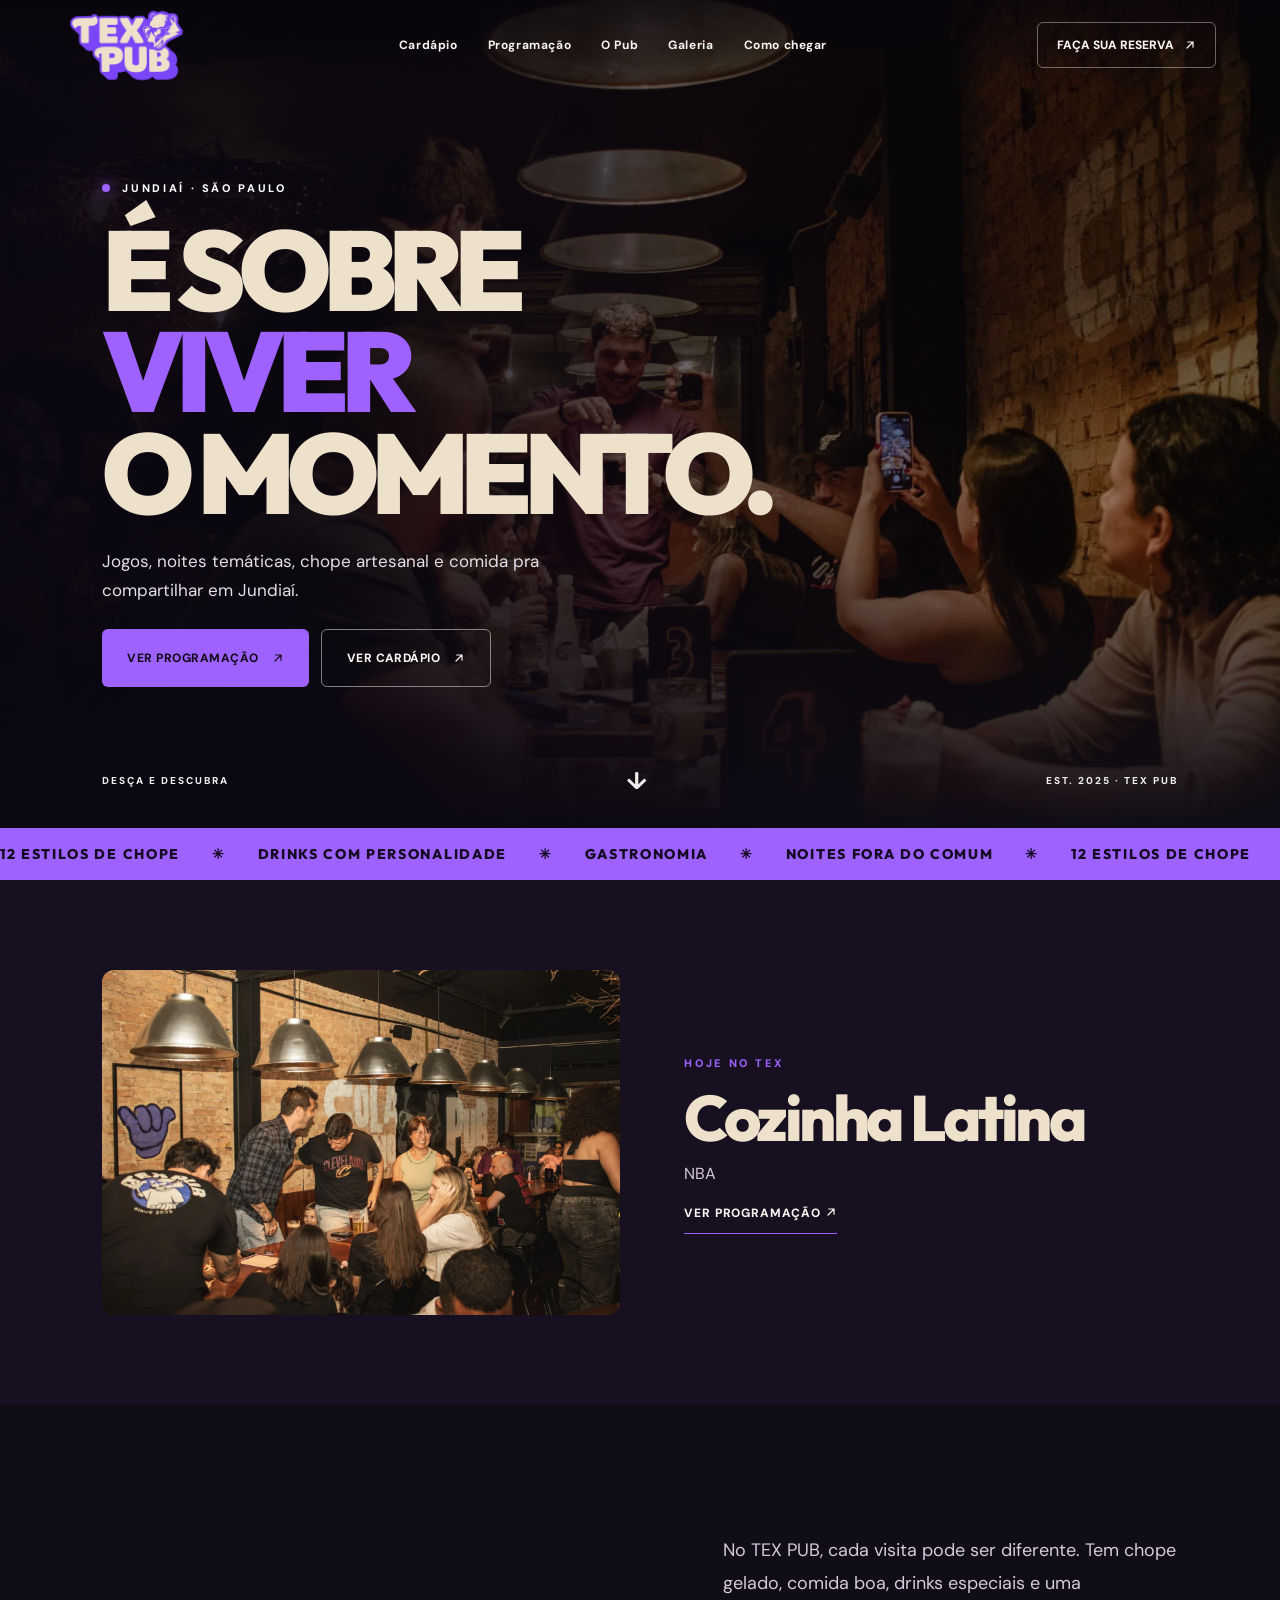
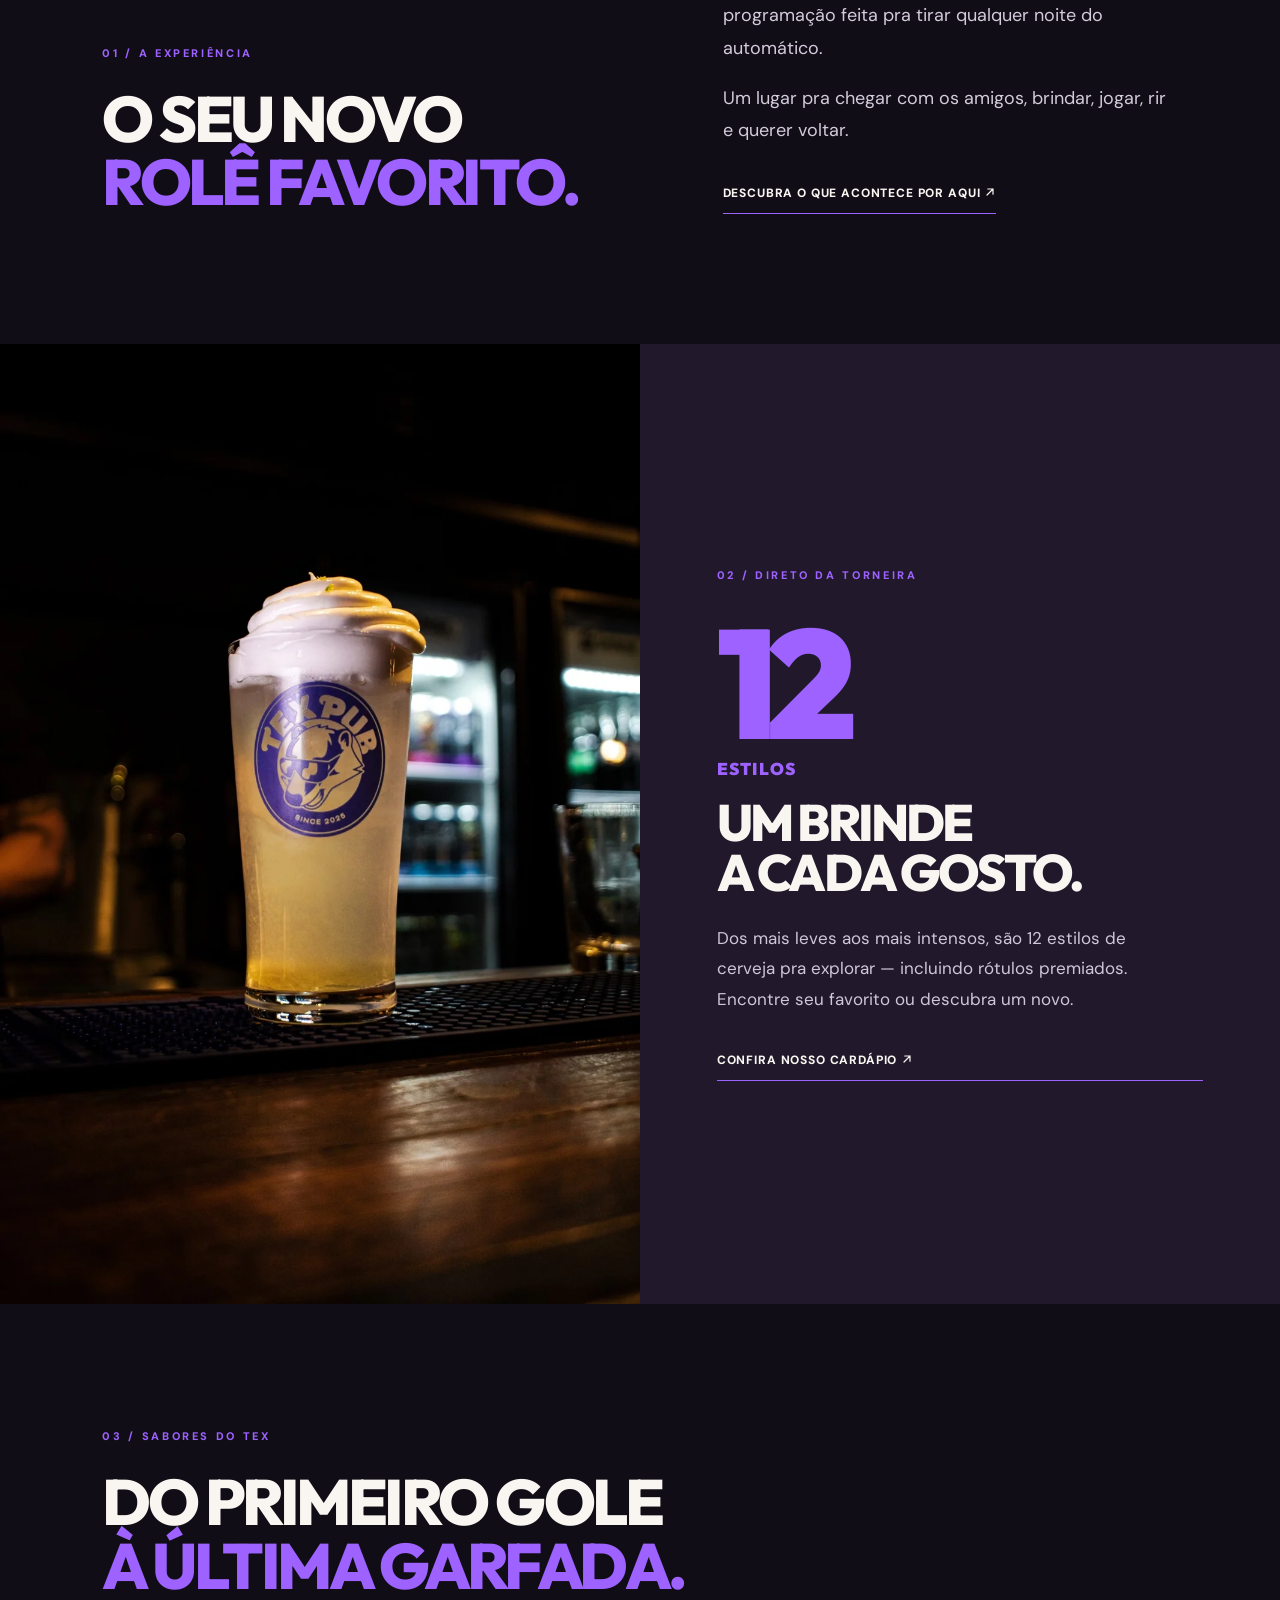
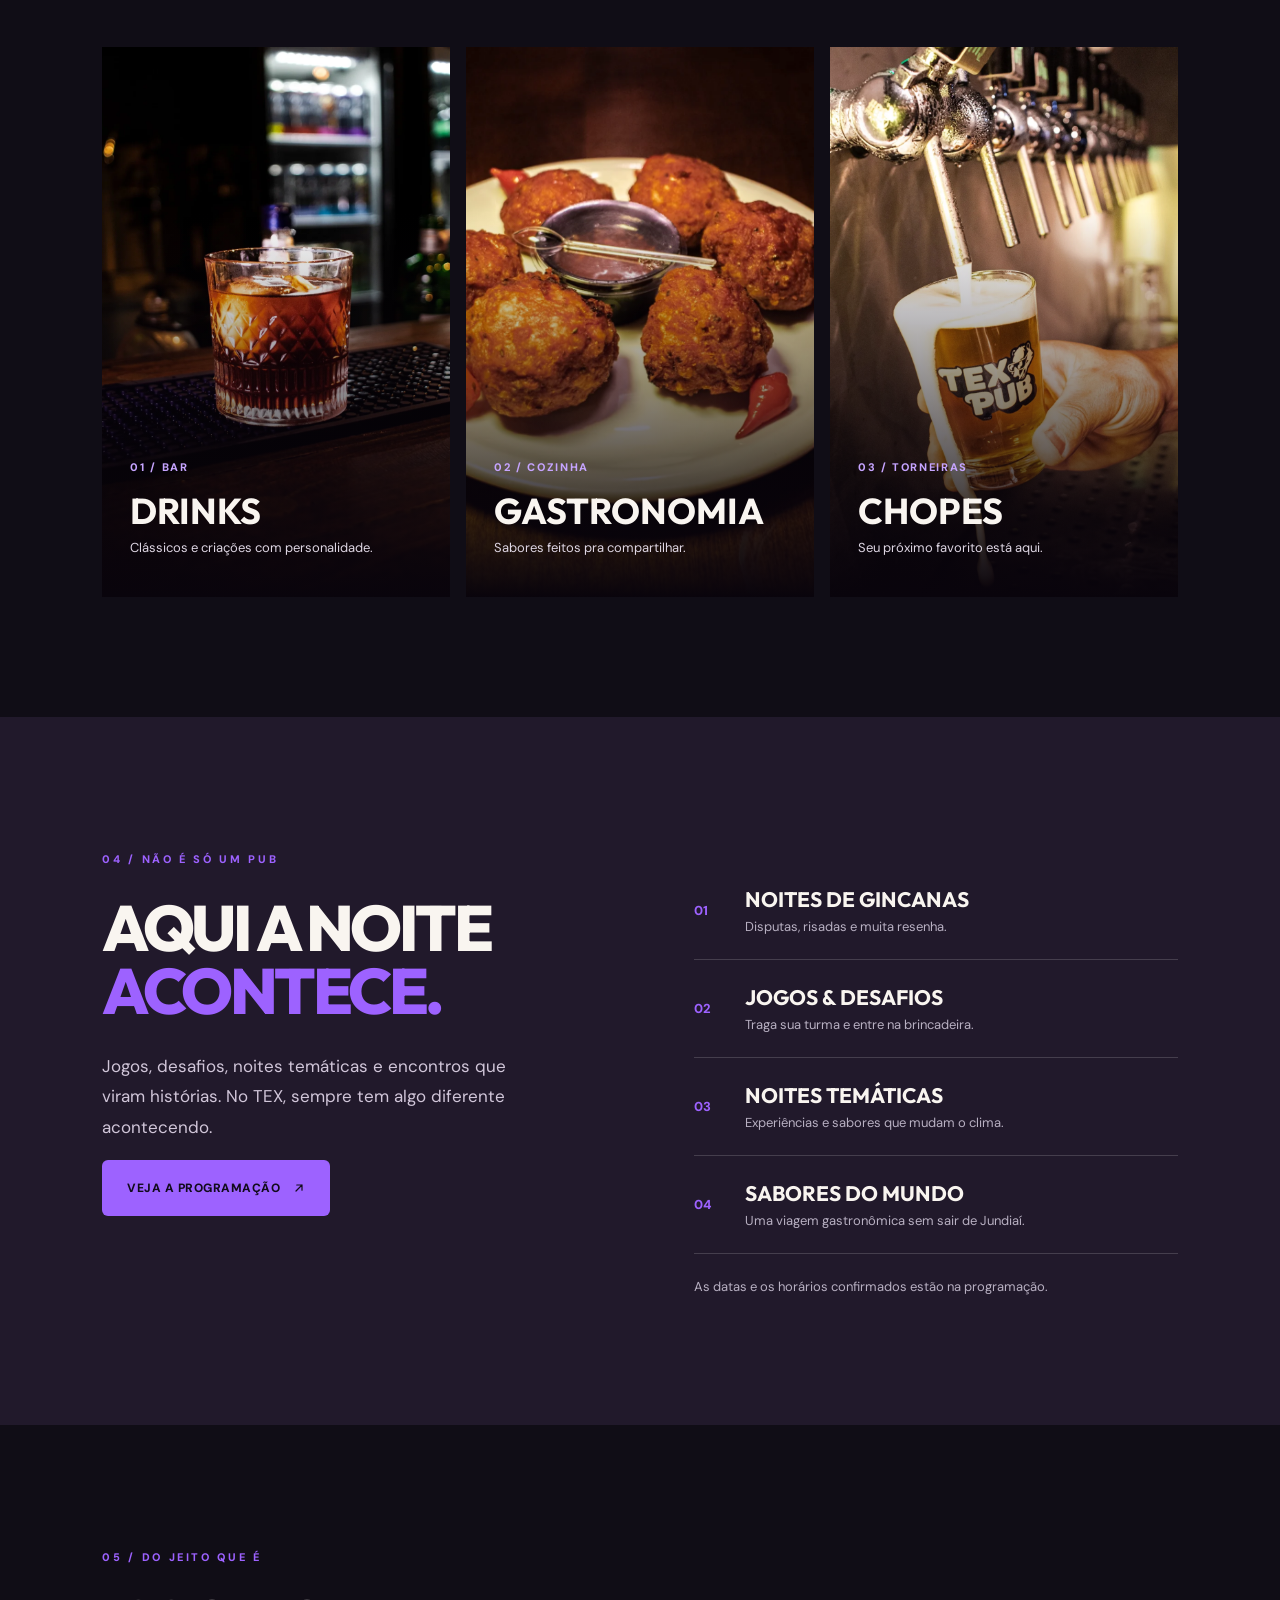
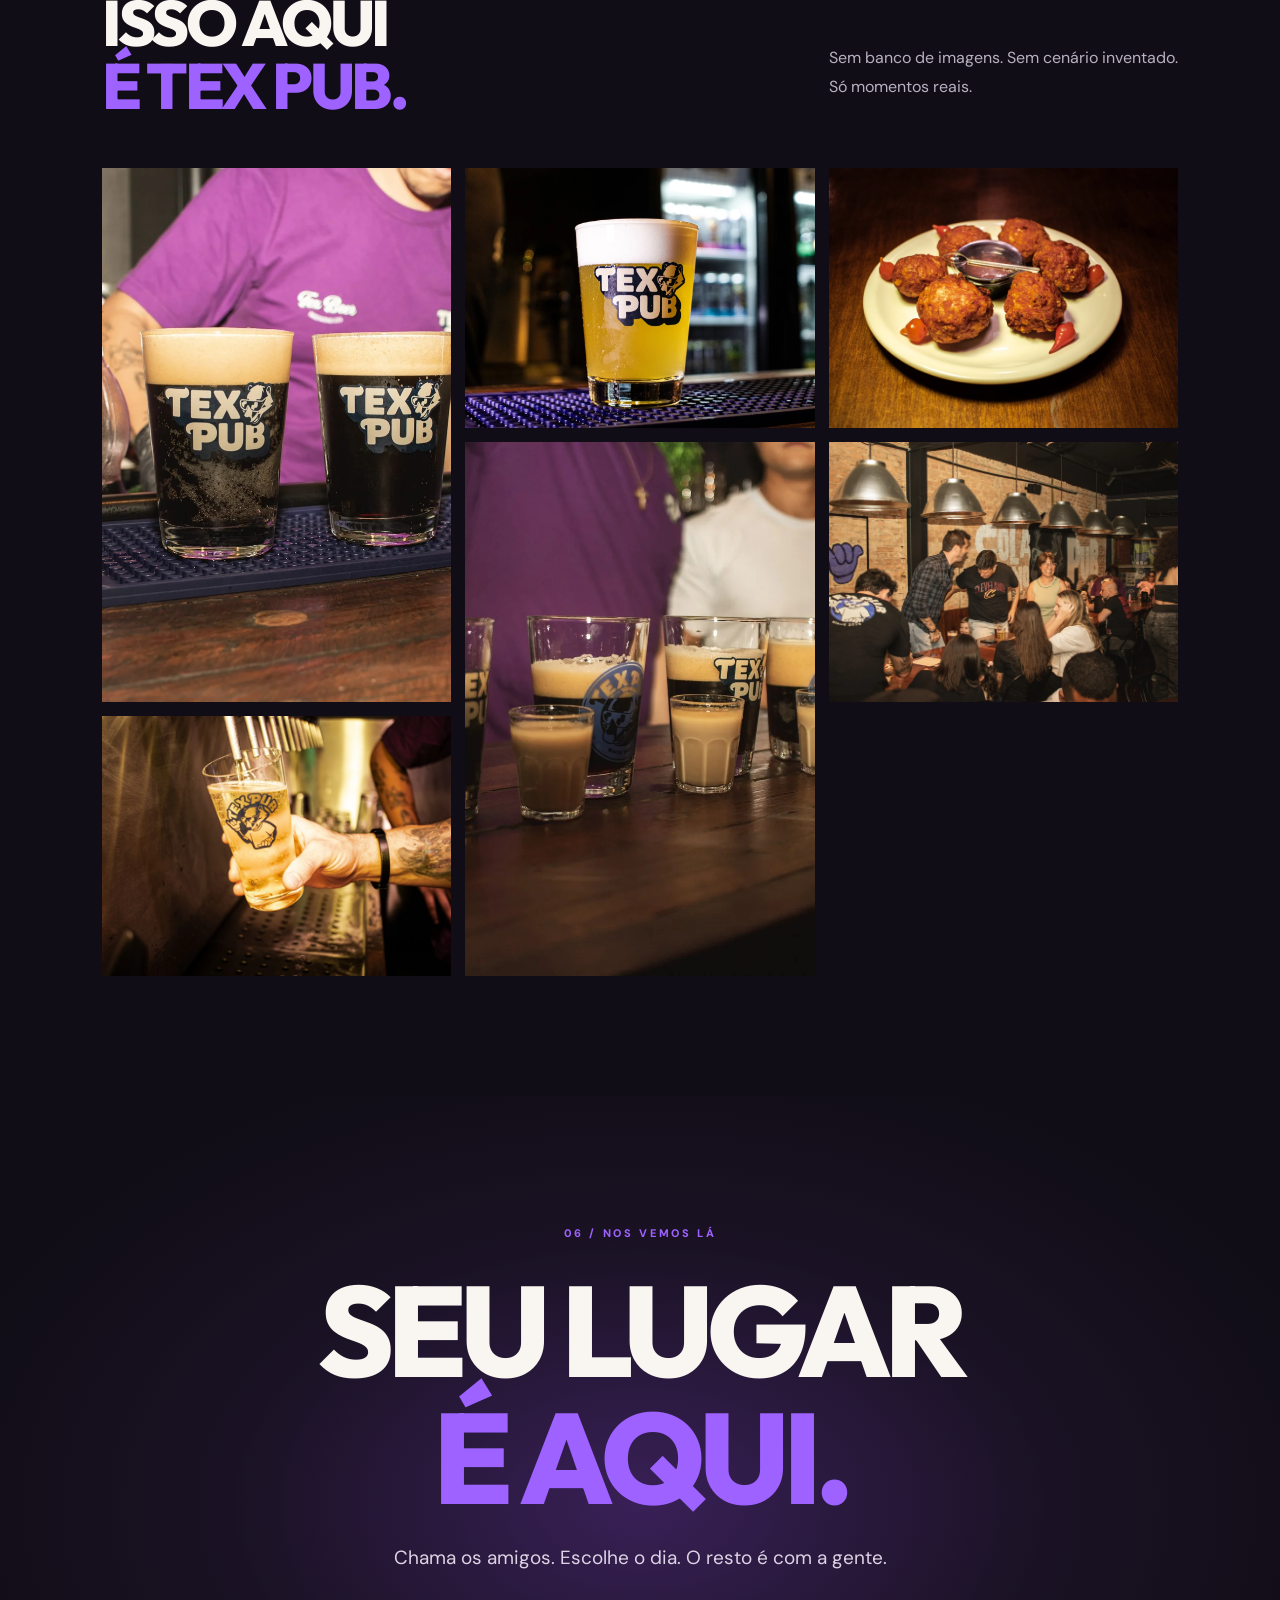
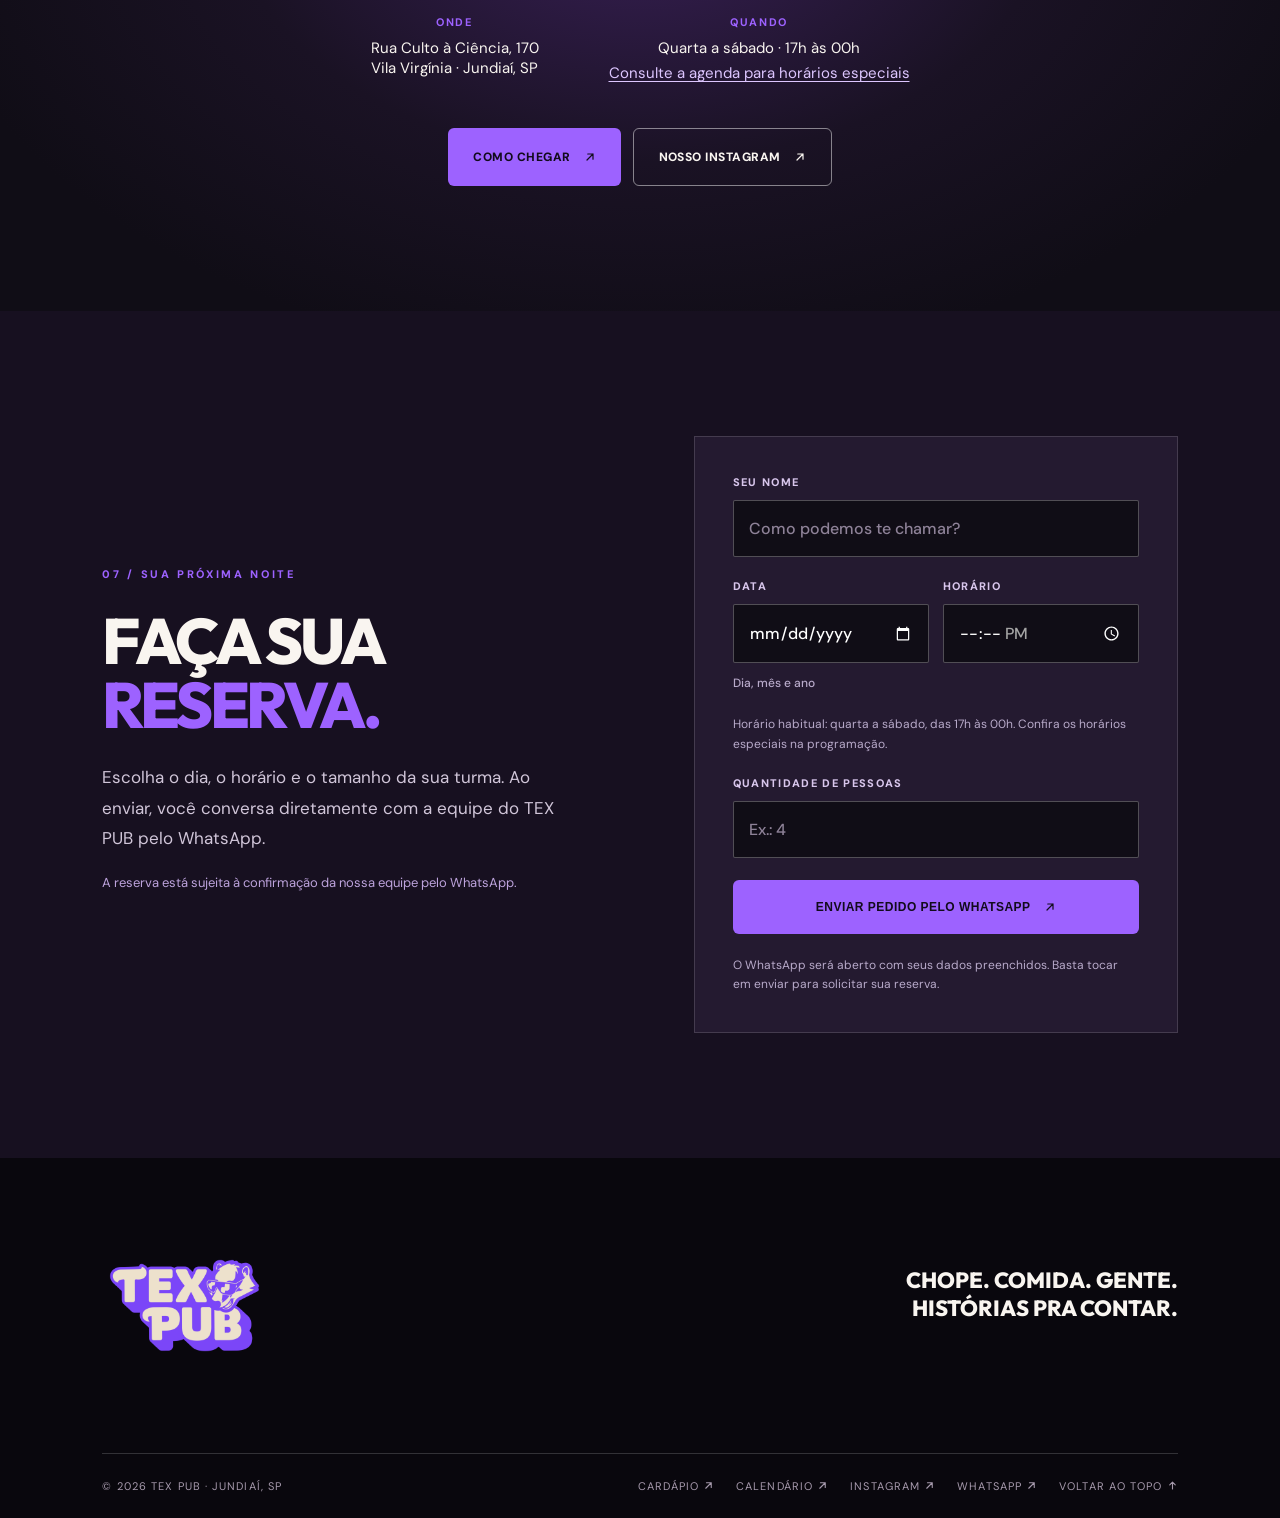
<file: index.html>
<!doctype html>
<html lang="pt-BR"><head><meta charset="utf-8"><meta name="viewport" content="width=device-width, initial-scale=1"><meta name="theme-color" content="#100d16"><meta name="description" content="TEX PUB em Jundiaí: 12 estilos de chope, drinks autorais, gastronomia e experiências que fogem do comum."><title>TEX PUB | Muito além do chope</title><link rel="preconnect" href="https://fonts.googleapis.com"><link rel="preconnect" href="https://fonts.gstatic.com" crossorigin><link href="https://fonts.googleapis.com/css2?family=DM+Sans:wght@400;500;600;700&family=Outfit:wght@400;500;600;700;800;900&display=swap" rel="stylesheet"><link rel="stylesheet" href="styles.css?v=tex-design-2"><link rel="icon" href="/favicon.ico" sizes="any"><link rel="icon" type="image/png" sizes="32x32" href="/favicon-32x32.png"><link rel="icon" type="image/png" sizes="16x16" href="/favicon-16x16.png"><link rel="apple-touch-icon" href="/apple-touch-icon.png"></head>
<body><header class="topbar"><a class="brand" href="#inicio" aria-label="TEX PUB, início"><img src="assets/logo-tex-pub.png" alt="Logo oficial TEX PUB"></a><nav id="nav"><a href="/menu/">Cardápio</a><a href="/calendario/">Programação</a><a href="#experiencia">O Pub</a><a href="#galeria">Galeria</a><a href="#visite">Como chegar</a></nav><a class="nav-cta" href="#reserva">FAÇA SUA RESERVA <svg class="icon" viewBox="0 0 16 16" aria-hidden="true" focusable="false"><path d="M4 12 12 4M5 4h7v7"/></svg></a><button class="menu-toggle" aria-label="Abrir menu" aria-controls="nav" aria-expanded="false">☰</button></header>
<main><section class="hero" id="inicio"><div class="hero-bg"></div><div class="hero-shade"></div><div class="hero-content"><div class="eyebrow"><span class="dot"></span> JUNDIAÍ · SÃO PAULO</div><h1><span>É SOBRE</span><em>VIVER</em><span class="hero-last">O MOMENTO.</span></h1><p class="hero-copy">Jogos, noites temáticas, chope artesanal e comida pra compartilhar em Jundiaí.</p><div class="hero-actions"><a class="btn primary" href="/calendario/">VER PROGRAMAÇÃO <svg class="icon" viewBox="0 0 16 16" aria-hidden="true" focusable="false"><path d="M4 12 12 4M5 4h7v7"/></svg></a><a class="btn ghost" href="/menu/">VER CARDÁPIO <svg class="icon" viewBox="0 0 16 16" aria-hidden="true" focusable="false"><path d="M4 12 12 4M5 4h7v7"/></svg></a></div></div><div class="hero-bottom"><span>DESÇA E DESCUBRA</span><span class="down-arrow">↓</span><span>EST. 2025 · TEX PUB</span></div></section>
<div class="marquee" aria-label="12 estilos de chope, drinks com personalidade, gastronomia e noites fora do comum"><div class="marquee-track"><div class="marquee-group" aria-hidden="true">12 ESTILOS DE CHOPE <b>✳</b> DRINKS COM PERSONALIDADE <b>✳</b> GASTRONOMIA <b>✳</b> NOITES FORA DO COMUM <b>✳</b> 12 ESTILOS DE CHOPE <b>✳</b> DRINKS COM PERSONALIDADE <b>✳</b> GASTRONOMIA <b>✳</b> NOITES FORA DO COMUM <b>✳</b> </div><div class="marquee-group" aria-hidden="true">12 ESTILOS DE CHOPE <b>✳</b> DRINKS COM PERSONALIDADE <b>✳</b> GASTRONOMIA <b>✳</b> NOITES FORA DO COMUM <b>✳</b> 12 ESTILOS DE CHOPE <b>✳</b> DRINKS COM PERSONALIDADE <b>✳</b> GASTRONOMIA <b>✳</b> NOITES FORA DO COMUM <b>✳</b> </div></div></div>
<section class="featured-strip section" id="proximo-role" aria-labelledby="featured-title">
  <img src="/assets/126-003A2587.webp" alt="Público reunido no Tex Pub" width="1200" height="800" loading="lazy">
  <div class="featured-copy"><span class="section-tag" id="featured-label">PROGRAMAÇÃO DO TEX</span>
  <h2 id="featured-title">ESCOLHA O SEU PRÓXIMO ROLÊ.</h2>
  <p id="featured-description">Gincanas, esportes no telão e noites de Sabores do Mundo.</p>
  <a id="featured-link" class="text-link" href="/calendario/">VER PROGRAMAÇÃO <svg class="icon" viewBox="0 0 16 16" aria-hidden="true" focusable="false"><path d="M4 12 12 4M5 4h7v7"/></svg></a></div>
</section>
<section class="section intro" id="experiencia"><div><span class="section-tag">01 / A EXPERIÊNCIA</span><h2>O SEU NOVO<br><span>ROLÊ FAVORITO.</span></h2></div><div class="intro-right"><p>No TEX PUB, cada visita pode ser diferente. Tem chope gelado, comida boa, drinks especiais e uma programação feita pra tirar qualquer noite do automático.</p><p>Um lugar pra chegar com os amigos, brindar, jogar, rir e querer voltar.</p><a class="text-link" href="#agenda">DESCUBRA O QUE ACONTECE POR AQUI <svg class="icon" viewBox="0 0 16 16" aria-hidden="true" focusable="false"><path d="M4 12 12 4M5 4h7v7"/></svg></a></div></section>
<section class="feature" id="chopes"><div class="feature-image"><img src="assets/003A2349.webp" alt="Chope TEX PUB servido no balcão" loading="lazy"></div><div class="feature-text"><span class="section-tag">02 / DIRETO DA TORNEIRA</span><div class="big-number">12<span>ESTILOS</span></div><h2>UM BRINDE<br>A CADA GOSTO.</h2><p>Dos mais leves aos mais intensos, são 12 estilos de cerveja pra explorar — incluindo rótulos premiados. Encontre seu favorito ou descubra um novo.</p><a class="text-link" href="/menu/">CONFIRA NOSSO CARDÁPIO <svg class="icon" viewBox="0 0 16 16" aria-hidden="true" focusable="false"><path d="M4 12 12 4M5 4h7v7"/></svg></a></div></section>
<section class="cards-section" id="gastronomia"><div class="section-head"><div><span class="section-tag">03 / SABORES DO TEX</span><h2>DO PRIMEIRO GOLE<br><span>À ÚLTIMA GARFADA.</span></h2></div></div><div class="cards"><article class="photo-card"><img src="assets/003A2352.webp" alt="Drink com gelo servido no balcão do Tex Pub" loading="lazy"><div class="card-gradient"></div><div class="card-label"><span>01 / BAR</span><h3>DRINKS</h3><p>Clássicos e criações com personalidade.</p></div></article><article class="photo-card"><img src="assets/003A2401.webp" alt="Petiscos servidos no Tex Pub" loading="lazy"><div class="card-gradient"></div><div class="card-label"><span>02 / COZINHA</span><h3>GASTRONOMIA</h3><p>Sabores feitos pra compartilhar.</p></div></article><article class="photo-card"><img src="assets/003A2456.webp" alt="Chope sendo servido no TEX PUB" loading="lazy"><div class="card-gradient"></div><div class="card-label"><span>03 / TORNEIRAS</span><h3>CHOPES</h3><p>Seu próximo favorito está aqui.</p></div></article></div></section>
<section class="agenda" id="agenda"><div class="agenda-left"><span class="section-tag">04 / NÃO É SÓ UM PUB</span><h2>AQUI A NOITE<br><span>ACONTECE.</span></h2><p>Jogos, desafios, noites temáticas e encontros que viram histórias. No TEX, sempre tem algo diferente acontecendo.</p><a class="btn primary" href="/calendario/">VEJA A PROGRAMAÇÃO <svg class="icon" viewBox="0 0 16 16" aria-hidden="true" focusable="false"><path d="M4 12 12 4M5 4h7v7"/></svg></a></div><div class="agenda-right"><div class="agenda-item"><span>01</span><div><h3>NOITES DE GINCANAS</h3><p>Disputas, risadas e muita resenha.</p></div></div><div class="agenda-item"><span>02</span><div><h3>JOGOS & DESAFIOS</h3><p>Traga sua turma e entre na brincadeira.</p></div></div><div class="agenda-item"><span>03</span><div><h3>NOITES TEMÁTICAS</h3><p>Experiências e sabores que mudam o clima.</p></div></div><div class="agenda-item"><span>04</span><div><h3>SABORES DO MUNDO</h3><p>Uma viagem gastronômica sem sair de Jundiaí.</p></div></div><p class="agenda-note">As datas e os horários confirmados estão na programação.</p></div></section>
<section class="gallery-section" id="galeria"><div class="section-head"><div><span class="section-tag">05 / DO JEITO QUE É</span><h2>ISSO AQUI<br><span>É TEX PUB.</span></h2></div><p>Sem banco de imagens. Sem cenário inventado.<br>Só momentos reais.</p></div><div class="gallery"><img src="assets/191-003A2498.webp" alt="Ambiente e clientes do TEX PUB" loading="lazy"><img src="assets/003A2345.webp" alt="Chope tirado na hora" loading="lazy"><img src="assets/003A2401.webp" alt="Chope especial TEX PUB" loading="lazy"><img src="assets/142-003A2570.webp" alt="Momentos no bar do TEX PUB" loading="lazy"><img src="assets/126-003A2587.webp" alt="Clientes reunidos no Tex Pub" loading="lazy"><img src="assets/003A2422.webp" alt="Chope artesanal servido na torneira" loading="lazy"></div></section>
<section class="visit" id="visite"><span class="section-tag">06 / NOS VEMOS LÁ</span><h2>SEU LUGAR<br><em>É AQUI.</em></h2><p>Chama os amigos. Escolhe o dia. O resto é com a gente.</p><div class="visit-info"><div><strong>ONDE</strong><span>Rua Culto à Ciência, 170<br>Vila Virgínia · Jundiaí, SP</span></div><div><strong>QUANDO</strong><span>Quarta a sábado · 17h às 00h<br><a class="visit-hours" href="/calendario/">Consulte a agenda para horários especiais</a></span></div></div><div class="visit-actions"><a class="btn primary" href="https://www.google.com/maps/search/?api=1&query=Tex%20Pub%2C%20Rua%20Culto%20%C3%A0%20Ci%C3%AAncia%20170%2C%20Vila%20Virg%C3%ADnia%2C%20Jundia%C3%AD%20-%20SP" target="_blank" rel="noopener">COMO CHEGAR <svg class="icon" viewBox="0 0 16 16" aria-hidden="true" focusable="false"><path d="M4 12 12 4M5 4h7v7"/></svg></a><a class="btn ghost" href="https://www.instagram.com/texpub.jundiai/" target="_blank" rel="noopener">NOSSO INSTAGRAM <svg class="icon" viewBox="0 0 16 16" aria-hidden="true" focusable="false"><path d="M4 12 12 4M5 4h7v7"/></svg></a></div></section><section class="reservation" id="reserva"><div class="reservation-intro"><span class="section-tag">07 / SUA PRÓXIMA NOITE</span><h2>FAÇA SUA<br><span>RESERVA.</span></h2><p>Escolha o dia, o horário e o tamanho da sua turma. Ao enviar, você conversa diretamente com a equipe do TEX PUB pelo WhatsApp.</p><p class="reservation-hint">A reserva está sujeita à confirmação da nossa equipe pelo WhatsApp.</p></div><form id="reservation-form" class="reservation-form" novalidate><p class="event-context" id="reserve-event" hidden></p><label for="reserve-name">SEU NOME<input id="reserve-name" name="name" type="text" autocomplete="name" placeholder="Como podemos te chamar?" maxlength="100" required></label><div class="form-grid"><label for="reserve-date">DATA<input id="reserve-date" name="date" type="date" aria-describedby="reserve-date-help" required><small id="reserve-date-help">Dia, mês e ano</small></label><label for="reserve-time">HORÁRIO<input id="reserve-time" name="time" type="time" aria-describedby="reserve-hours" required></label></div><small id="reserve-hours">Horário habitual: quarta a sábado, das 17h às 00h. Eventos podem ter horários especiais.</small><label for="reserve-guests">QUANTIDADE DE PESSOAS<input id="reserve-guests" name="guests" type="number" min="1" max="100" step="1" placeholder="Ex.: 4" required></label><p class="form-feedback" id="form-feedback" role="status" aria-live="polite"></p><button class="btn primary reservation-submit" type="submit">ENVIAR PEDIDO PELO WHATSAPP <svg class="icon" viewBox="0 0 16 16" aria-hidden="true" focusable="false"><path d="M4 12 12 4M5 4h7v7"/></svg></button><small>O WhatsApp será aberto com seus dados preenchidos. Basta tocar em enviar para solicitar sua reserva.</small></form></section></main>
<footer><div class="footer-top"><img src="assets/logo-tex-pub.png" alt="TEX PUB"><p>CHOPE. COMIDA. GENTE.<br>HISTÓRIAS PRA CONTAR.</p></div><div class="footer-bottom"><span>© <span id="year"></span> TEX PUB · JUNDIAÍ, SP</span><div class="footer-links"><a href="/menu/">CARDÁPIO <svg class="icon" viewBox="0 0 16 16" aria-hidden="true" focusable="false"><path d="M4 12 12 4M5 4h7v7"/></svg></a><a href="/calendario/">CALENDÁRIO <svg class="icon" viewBox="0 0 16 16" aria-hidden="true" focusable="false"><path d="M4 12 12 4M5 4h7v7"/></svg></a><a href="https://www.instagram.com/texpub.jundiai/" target="_blank" rel="noopener noreferrer">INSTAGRAM <svg class="icon" viewBox="0 0 16 16" aria-hidden="true" focusable="false"><path d="M4 12 12 4M5 4h7v7"/></svg></a><a href="https://wa.me/5511917481700" target="_blank" rel="noopener noreferrer">WHATSAPP <svg class="icon" viewBox="0 0 16 16" aria-hidden="true" focusable="false"><path d="M4 12 12 4M5 4h7v7"/></svg></a><a href="#inicio">VOLTAR AO TOPO <svg class="icon icon-up" viewBox="0 0 16 16" aria-hidden="true" focusable="false"><path d="M8 3v10m-4-4 4 4 4-4"/></svg></a></div></div></footer><script src="/eventos.js"></script><script src="script.js?v=tex-design-2"></script></body></html>
</file>
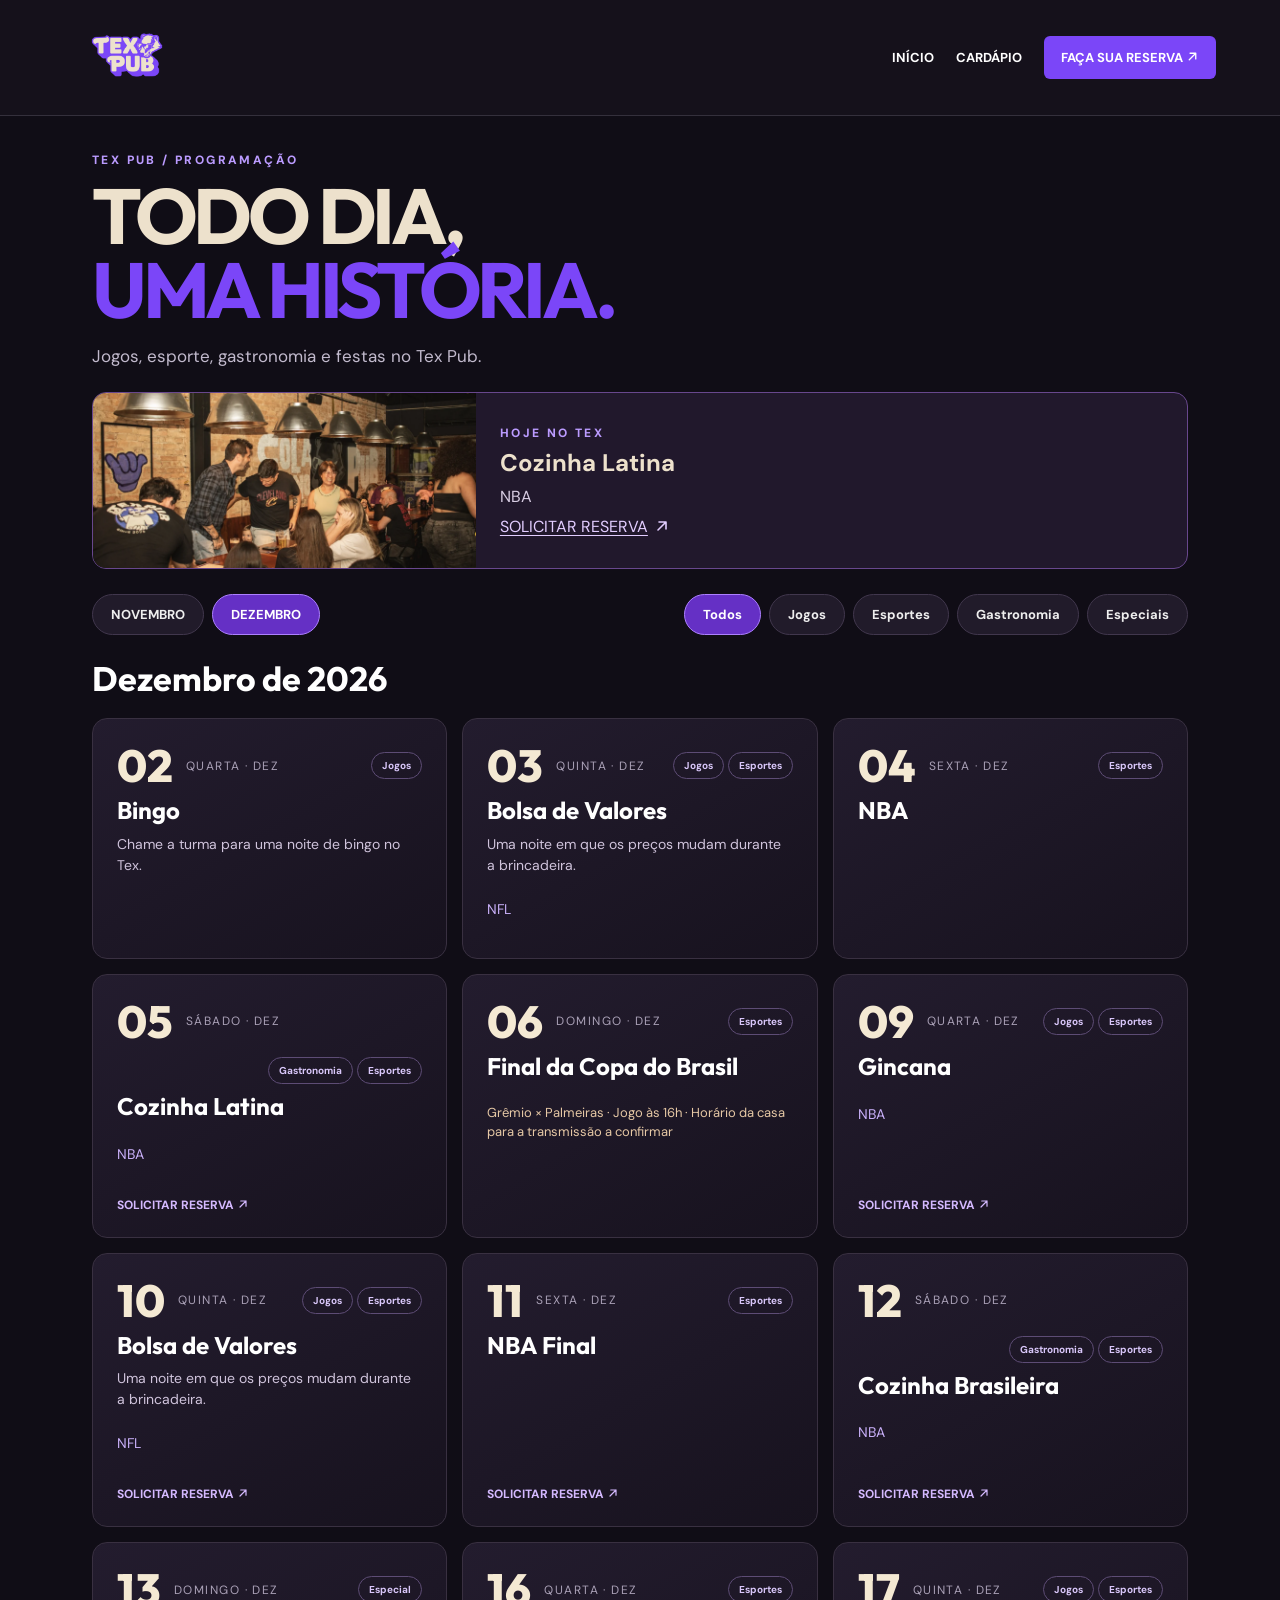
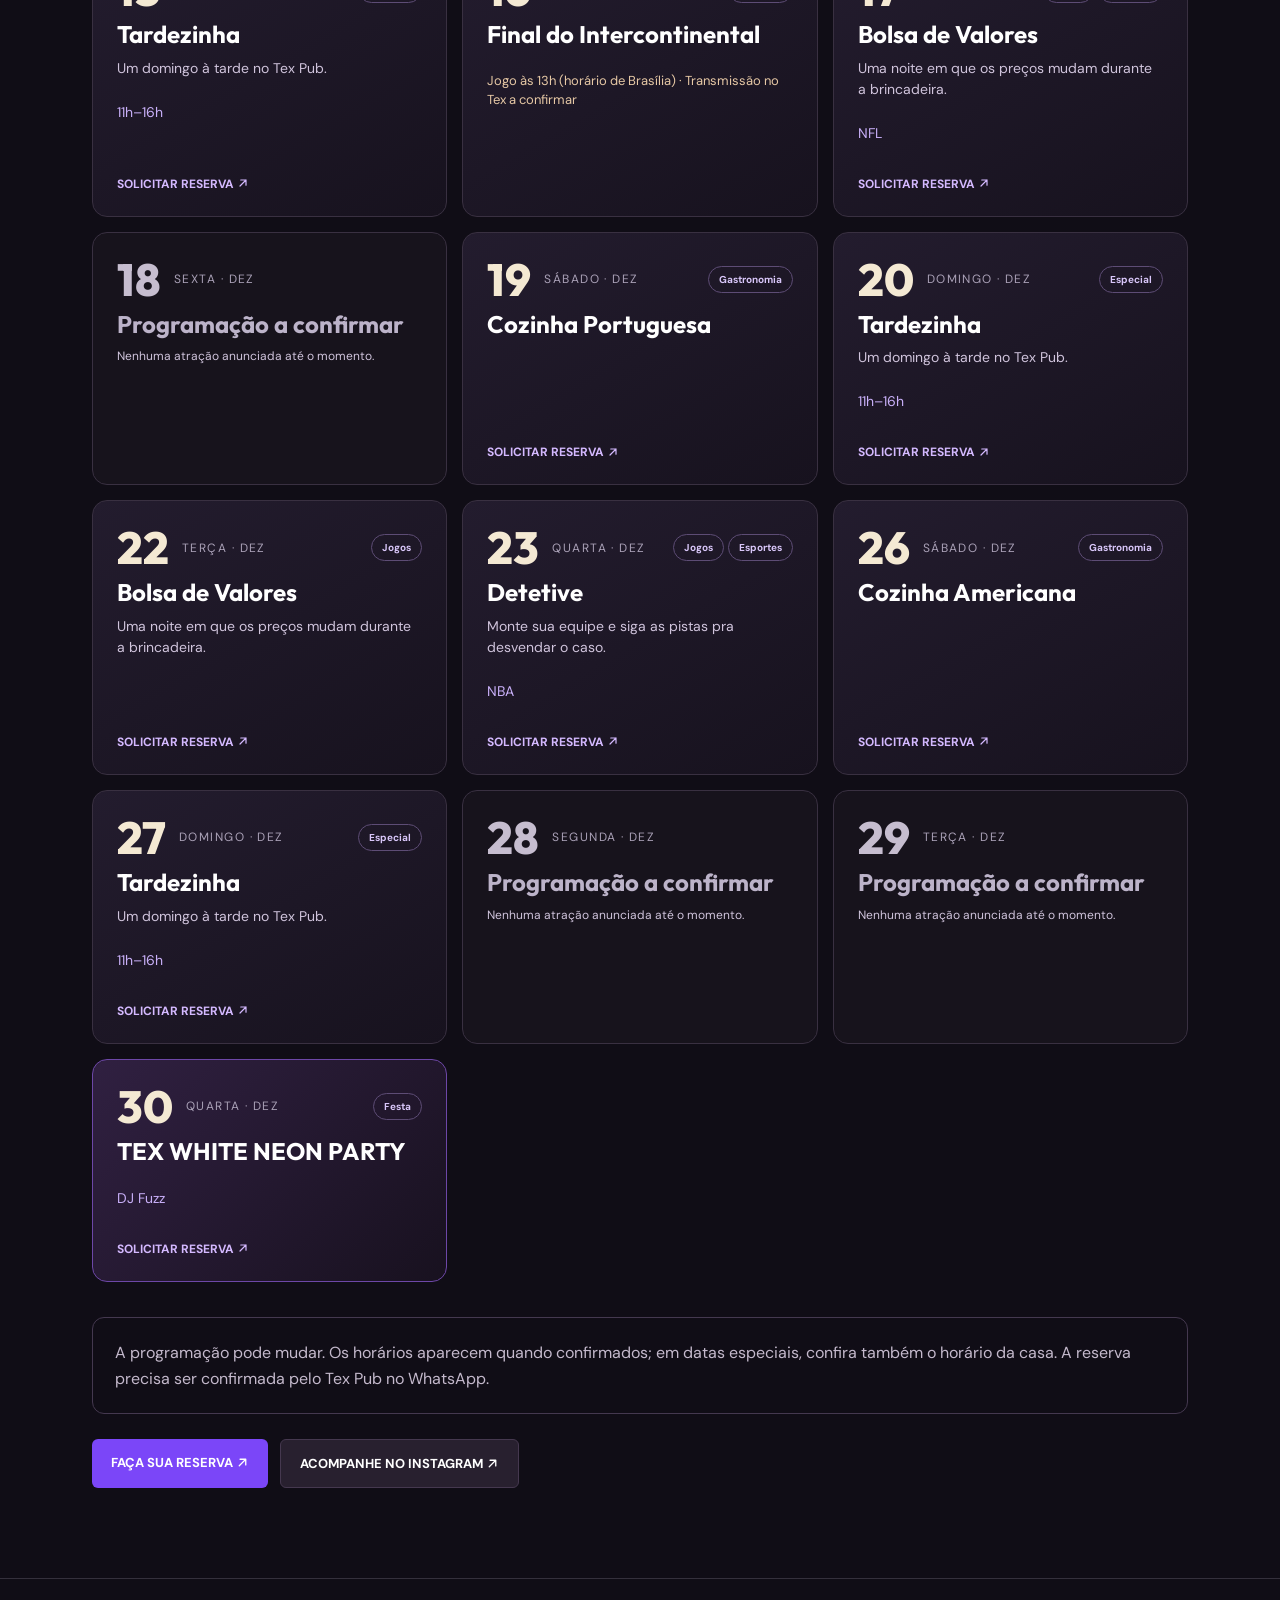
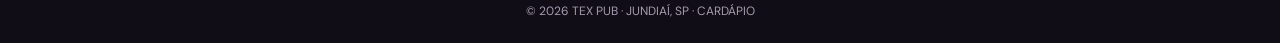
<file: calendario/index.html>
<!doctype html><html lang="pt-BR"><head><meta charset="utf-8"><meta name="viewport" content="width=device-width,initial-scale=1"><meta name="theme-color" content="#100d16"><meta name="description" content="Confira a programação de novembro e dezembro de 2026 do TEX PUB em Jundiaí."><title>Calendário de eventos | TEX PUB</title><link rel="preconnect" href="https://fonts.googleapis.com"><link rel="preconnect" href="https://fonts.gstatic.com" crossorigin><link href="https://fonts.googleapis.com/css2?family=DM+Sans:wght@400;500;600;700&family=Outfit:wght@400;500;600;700;800;900&display=swap" rel="stylesheet"><style>
:root{color-scheme:dark;--purple:#7b46f8;--cream:#f4e9d3;--muted:#a8a2b3;--line:#34303c}*{box-sizing:border-box}body{margin:0;background:#100d16;color:#fff;font-family:'DM Sans',sans-serif}a{color:inherit;text-decoration:none}.top{display:flex;justify-content:space-between;align-items:center;padding:16px max(5vw,18px);border-bottom:1px solid var(--line);background:#15111b}.logo{width:125px;max-height:78px;object-fit:contain}.links{display:flex;align-items:center;gap:22px;font-size:13px;font-weight:700}.links a:hover{color:#bb9bff}.cta{background:var(--purple);padding:13px 17px;border-radius:5px}.wrap{max-width:1140px;margin:auto;padding:64px 22px 90px}.eyebrow{font-size:12px;color:#bb9bff;letter-spacing:.2em;font-weight:800}.hero h1{font-family:Outfit,sans-serif;font-size:clamp(48px,9vw,108px);line-height:.95;letter-spacing:-.055em;margin:22px 0}.hero h1 span{color:var(--purple)}.hero p{max-width:660px;color:#c2bacd;font-size:17px;line-height:1.6}.toolbar{display:flex;gap:10px;flex-wrap:wrap;justify-content:space-between;align-items:center;margin:45px 0 26px}.months,.filters{display:flex;gap:8px;flex-wrap:wrap}button{cursor:pointer;font:inherit}.pill{background:#211b2a;color:#eee;border:1px solid #41374d;border-radius:50px;padding:11px 18px;font-weight:700;font-size:13px}.pill.active{background:var(--purple);border-color:var(--purple);color:#fff}.month-title{font-family:Outfit,sans-serif;font-size:34px;margin:22px 0 18px}.grid{display:grid;grid-template-columns:repeat(3,minmax(0,1fr));gap:15px}.event{background:linear-gradient(150deg,#231c2e,#17121e);border:1px solid #393041;border-radius:15px;padding:24px;min-height:225px;display:flex;flex-direction:column;gap:13px}.event.special{border-color:#6d47a7;background:linear-gradient(135deg,#302041,#18111f)}.date{display:flex;gap:13px;align-items:center}.day{font-family:Outfit,sans-serif;font-size:45px;line-height:1;font-weight:800;color:var(--cream)}.meta{font-size:12px;letter-spacing:.12em;text-transform:uppercase;color:#aaa1b7}.category{margin-left:auto;border-radius:30px;border:1px solid #5d4c75;padding:6px 10px;font-size:10px;color:#d9c7fa;font-weight:700}.event h3{font-family:Outfit,sans-serif;font-size:24px;line-height:1.15;margin:0}.event .extra{color:#c9b0f9;font-size:14px;line-height:1.5}.event .foot{margin-top:auto;font-size:12px;color:#9991a5}.event.empty h3{color:#bcb3c9}.event.empty{opacity:.75}.reserve{display:inline-block;margin-top:11px;color:#d4b9ff;font-weight:700;font-size:12px}.note{margin-top:35px;padding:22px;border:1px solid #44384f;border-radius:12px;color:#c4b9cc;line-height:1.6}.bottom{display:flex;gap:12px;flex-wrap:wrap;margin-top:25px}.bottom a{padding:15px 19px;border-radius:6px;background:var(--purple);font-weight:700;font-size:13px}.bottom a.secondary{background:#28202f;border:1px solid #45384f}footer{border-top:1px solid var(--line);padding:24px;text-align:center;color:#a59caf;font-size:12px}@media(max-width:850px){.grid{grid-template-columns:repeat(2,minmax(0,1fr))}}@media(max-width:580px){.grid{grid-template-columns:1fr}.links{gap:12px;font-size:12px}.links a:first-child{display:none}.logo{width:95px}.wrap{padding-top:45px}.event{min-height:190px}.toolbar{margin-top:35px}}

.hero h1{font-size:clamp(37px,7vw,78px);color:#ede1cc;margin:10px 0 13px}.wrap{padding-top:36px}.hero p{margin-bottom:0}.spotlight:not([hidden]){display:grid;grid-template-columns:minmax(160px,35%) 1fr;gap:24px;align-items:center;background:#21182c;border:1px solid #68478d;border-radius:14px;overflow:hidden;margin:22px 0}.spotlight img{width:100%;height:100%;max-height:175px;object-fit:cover}.spotlight>div{padding:12px 18px 12px 0}.spotlight h2{margin:6px 0 8px;color:#ede1cc}.spotlight p{margin:4px 0 9px;color:#d8cde3}.spotlight a{display:inline-flex;gap:6px;align-items:center;color:#e2cdff;text-decoration:underline;text-underline-offset:3px}.toolbar{margin:25px 0 20px}.date{flex-wrap:wrap}.categories{display:flex;flex-wrap:wrap;gap:4px;margin-left:auto}.category{margin:0}.cta{border-radius:6px}.event{min-height:0;gap:9px}.event .foot,.event .description{color:#d0c4dc;line-height:1.5;margin:0}.event .description{font-size:14px}.event .reserve{margin-top:auto;padding-top:9px}.event.empty{opacity:1;background:#17131c;color:#c6bdcf}.event.empty .day{color:#c6bdcf}.event .pending{color:#e6c8a5;font-size:13px}.icon{width:1em;height:1em;vertical-align:-.1em;display:inline-block;fill:none;stroke:currentColor;stroke-width:1.6;stroke-linecap:round;stroke-linejoin:round}.icon-up{transform:rotate(180deg)}
:where(a,button):focus-visible{outline:2px solid #dfc7ff;outline-offset:4px}.pill.active{color:#fff;background:#6530c5;border-color:#ad80ff}
@media(max-width:580px){.wrap{padding-top:24px}.top{padding:12px 14px}.spotlight:not([hidden]){grid-template-columns:minmax(80px,31%) 1fr;gap:10px}.spotlight>div{padding:10px 8px 10px 0}.spotlight img{max-height:none}.spotlight h2{font-size:1.25rem}.spotlight p{font-size:.88rem}.event{padding:17px}.meta{white-space:nowrap}.category{font-size:10px}.pill{padding:10px 12px}}
@media(prefers-reduced-motion:reduce){*{scroll-behavior:auto!important}}
</style><link rel="icon" href="/favicon.ico" sizes="any"><link rel="icon" type="image/png" sizes="32x32" href="/favicon-32x32.png"><link rel="icon" type="image/png" sizes="16x16" href="/favicon-16x16.png"><link rel="apple-touch-icon" href="/apple-touch-icon.png"></head><body><header class="top"><a href="/" aria-label="Página inicial TEX PUB"><img class="logo" src="../assets/logo-tex-pub.png" alt="TEX PUB"></a><nav class="links"><a href="/">INÍCIO</a><a href="/menu/">CARDÁPIO</a><a class="cta" href="/#reserva">FAÇA SUA RESERVA <svg class="icon" viewBox="0 0 16 16" aria-hidden="true" focusable="false"><path d="M4 12 12 4M5 4h7v7"/></svg></a></nav></header><main class="wrap"><div class="hero"><div class="eyebrow">TEX PUB / PROGRAMAÇÃO</div><h1>TODO DIA,<br><span>UMA HISTÓRIA.</span></h1><p>Jogos, esporte, gastronomia e festas no Tex Pub.</p></div><div class="spotlight" id="cal-feature" hidden></div><div class="toolbar"><div class="months"><button class="pill" data-month="11">NOVEMBRO</button><button class="pill" data-month="12">DEZEMBRO</button></div><div class="filters"><button class="pill active" data-filter="Todos">Todos</button><button class="pill" data-filter="Jogos">Jogos</button><button class="pill" data-filter="Esportes">Esportes</button><button class="pill" data-filter="Gastronomia">Gastronomia</button><button class="pill" data-filter="Especial">Especiais</button></div></div><h2 id="month-title" class="month-title"></h2><section id="events" class="grid" aria-live="polite"></section><div class="note">A programação pode mudar. Os horários aparecem quando confirmados; em datas especiais, confira também o horário da casa. A reserva precisa ser confirmada pelo Tex Pub no WhatsApp.</div><div class="bottom"><a href="/#reserva">FAÇA SUA RESERVA <svg class="icon" viewBox="0 0 16 16" aria-hidden="true" focusable="false"><path d="M4 12 12 4M5 4h7v7"/></svg></a><a class="secondary" href="https://www.instagram.com/texpub.jundiai/" target="_blank" rel="noopener noreferrer">ACOMPANHE NO INSTAGRAM <svg class="icon" viewBox="0 0 16 16" aria-hidden="true" focusable="false"><path d="M4 12 12 4M5 4h7v7"/></svg></a></div></main><footer>© 2026 TEX PUB · JUNDIAÍ, SP · <a href="/menu/">CARDÁPIO</a></footer><script src="/eventos.js"></script><script src="calendario.js"></script></body></html>
</file>
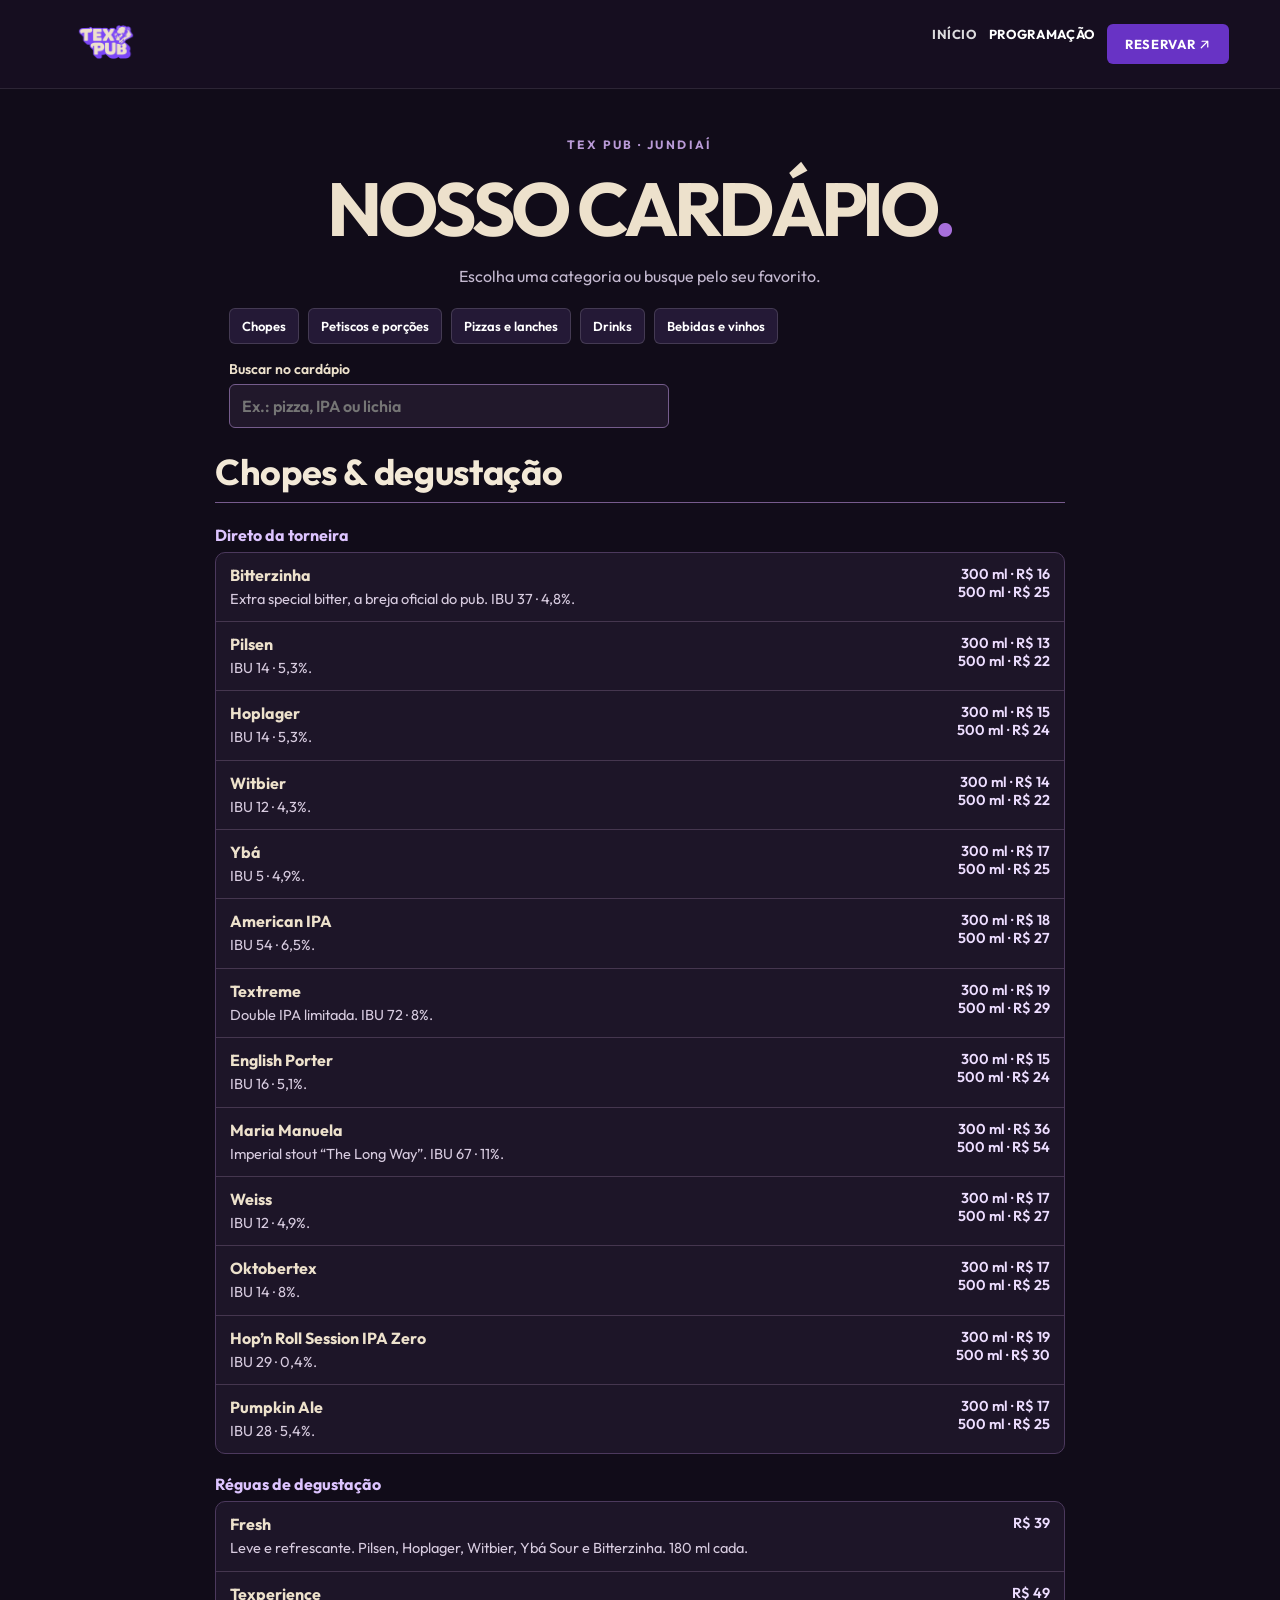
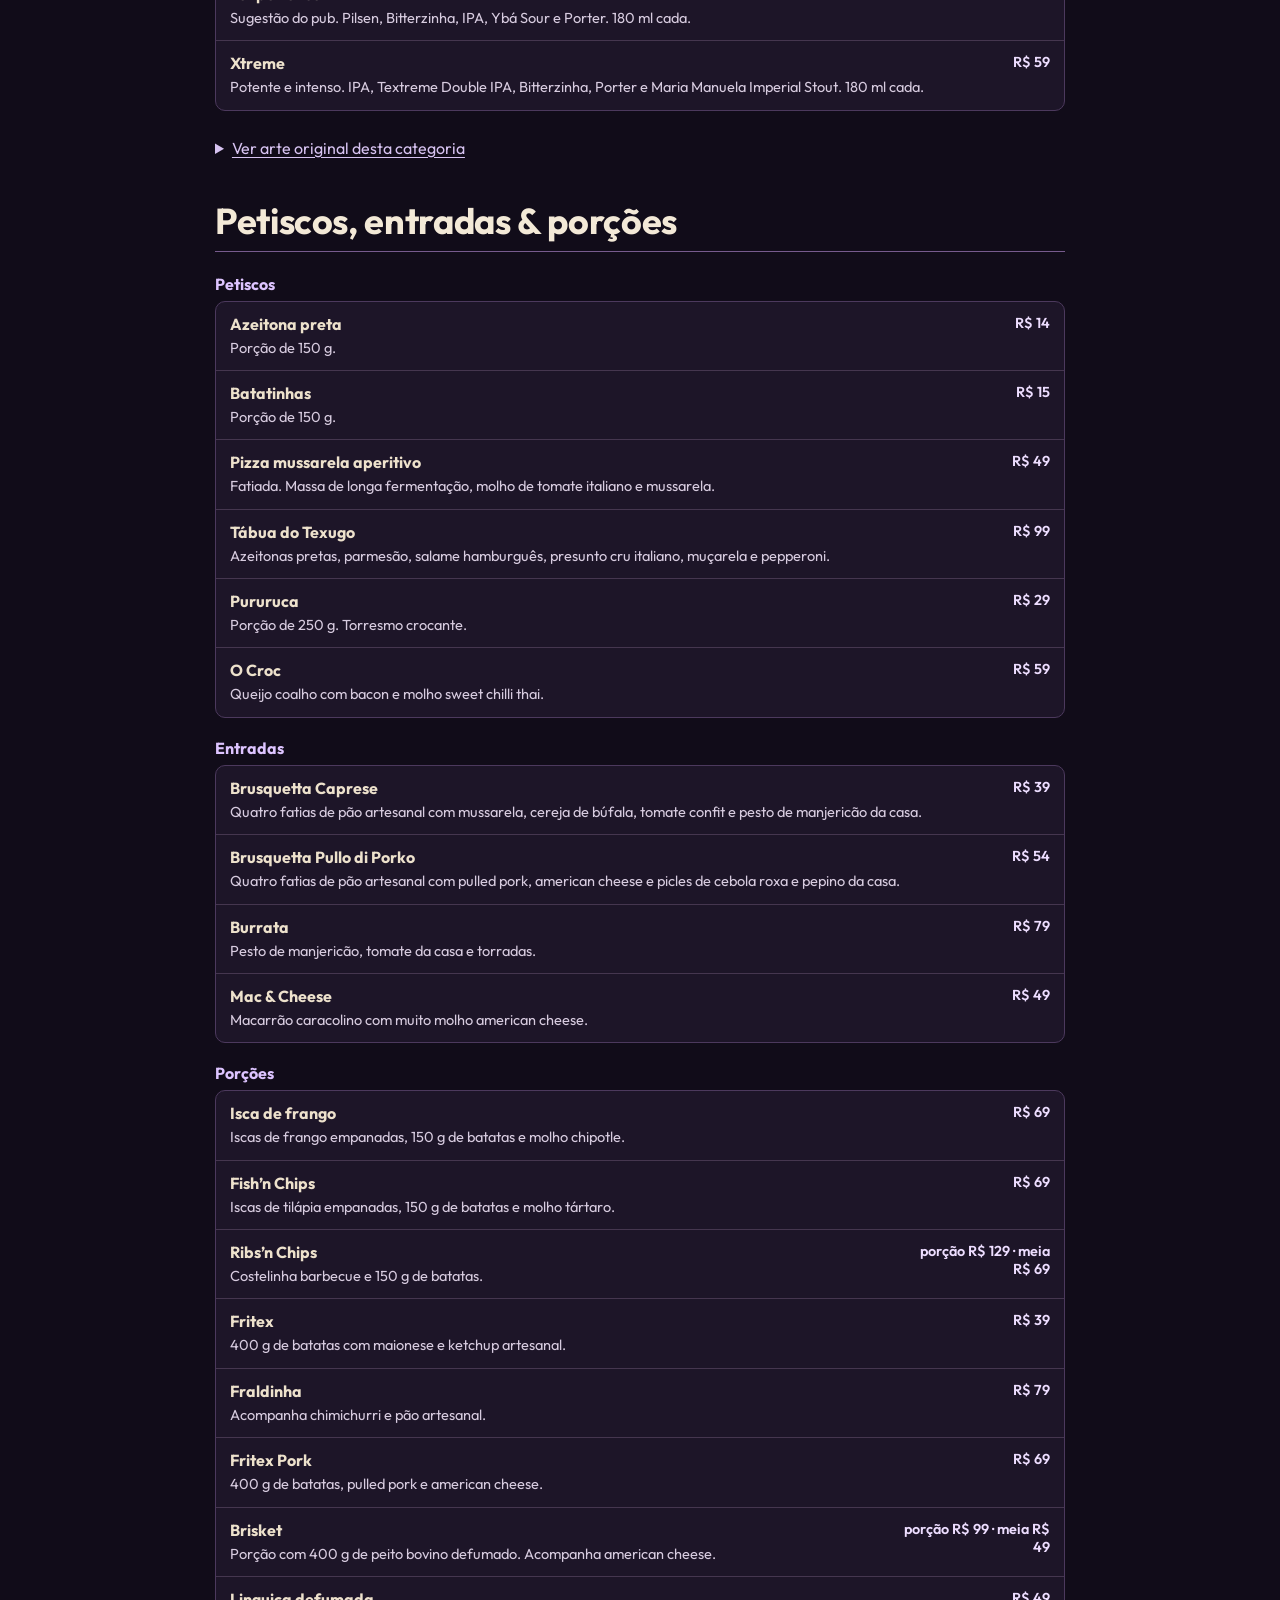
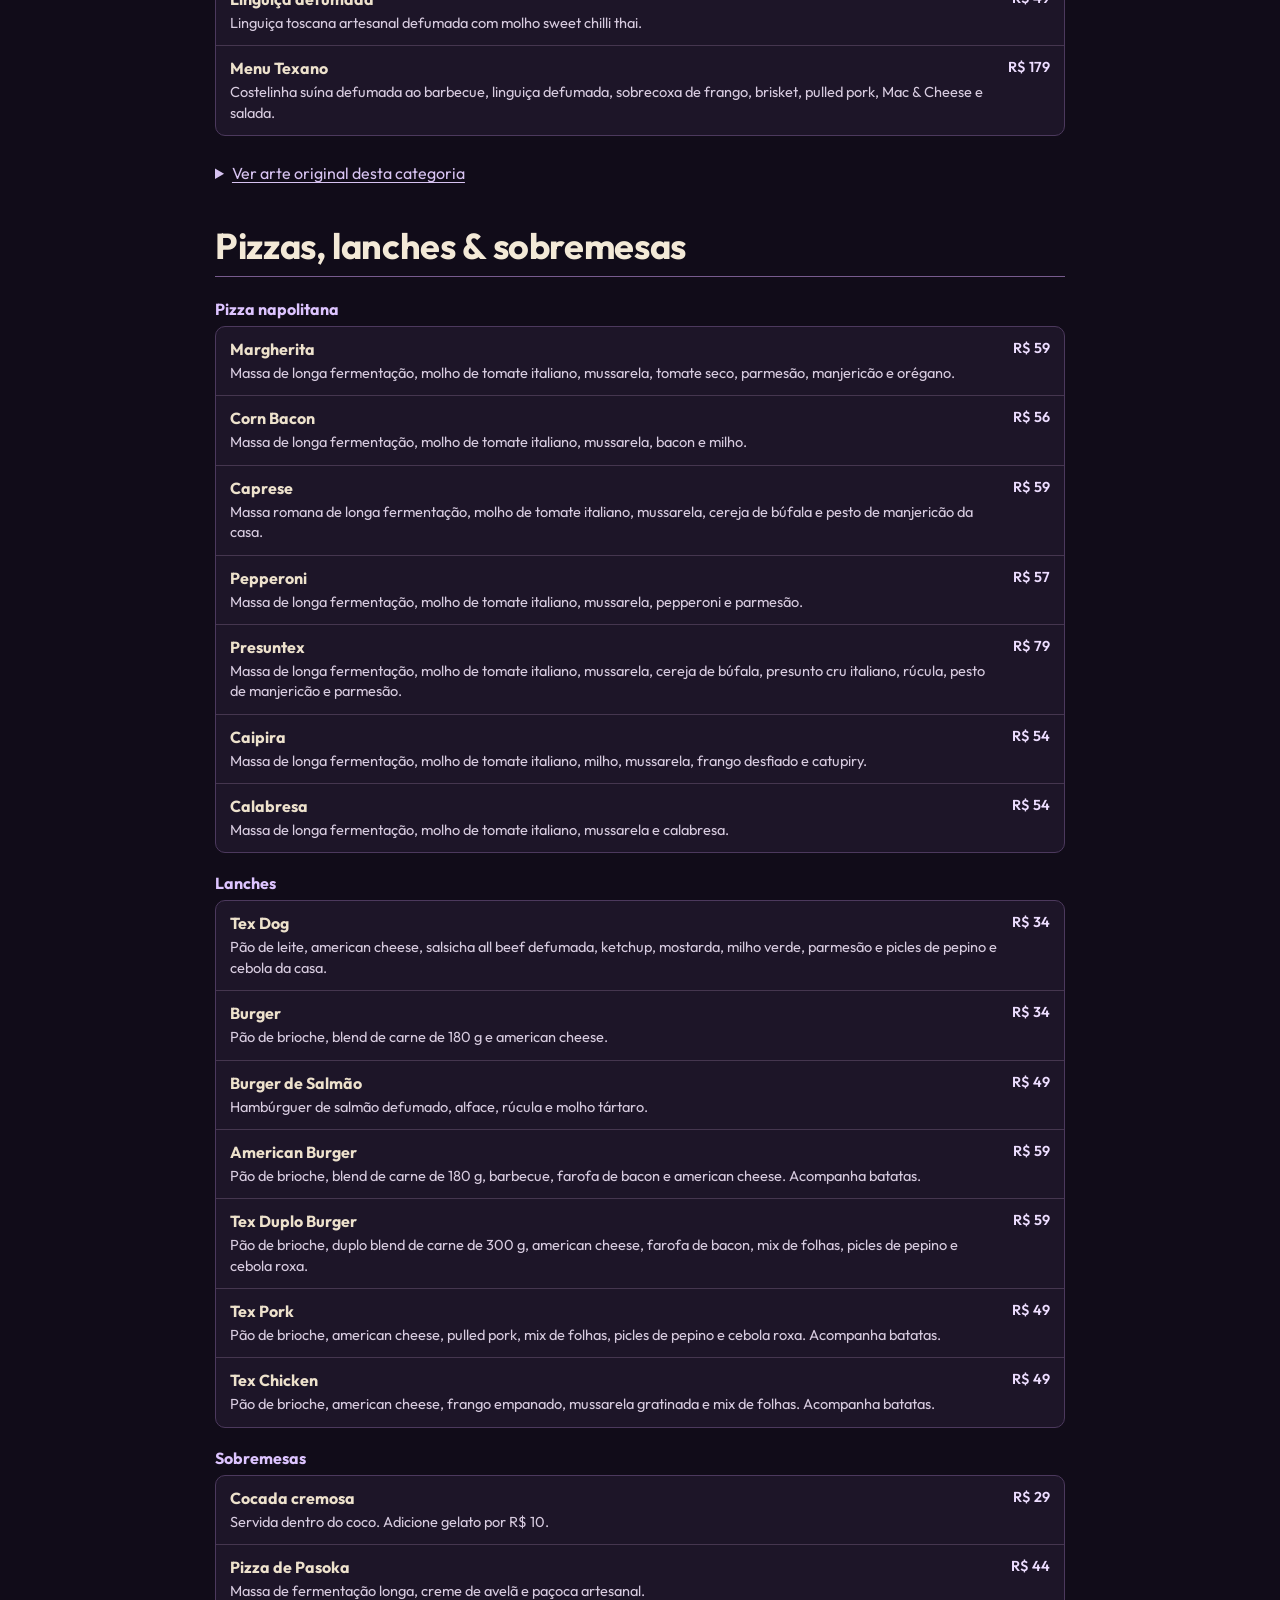
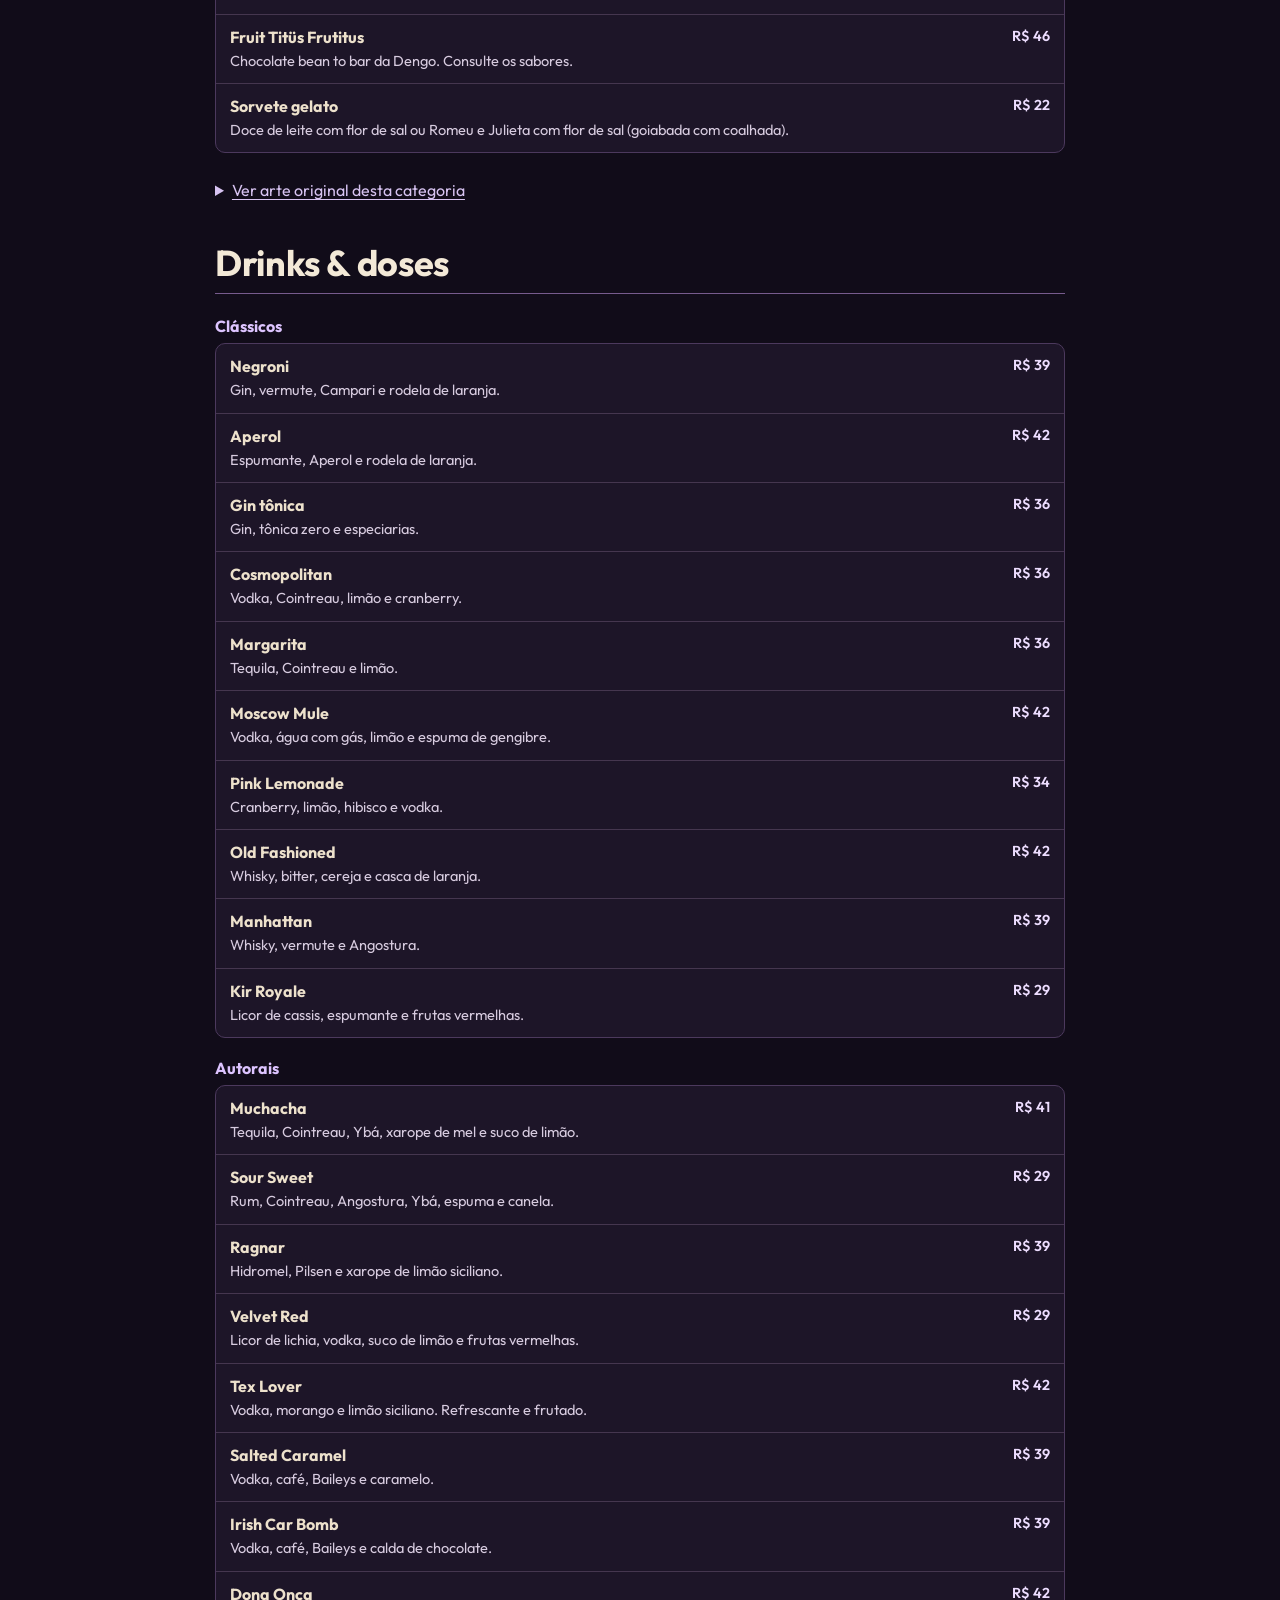
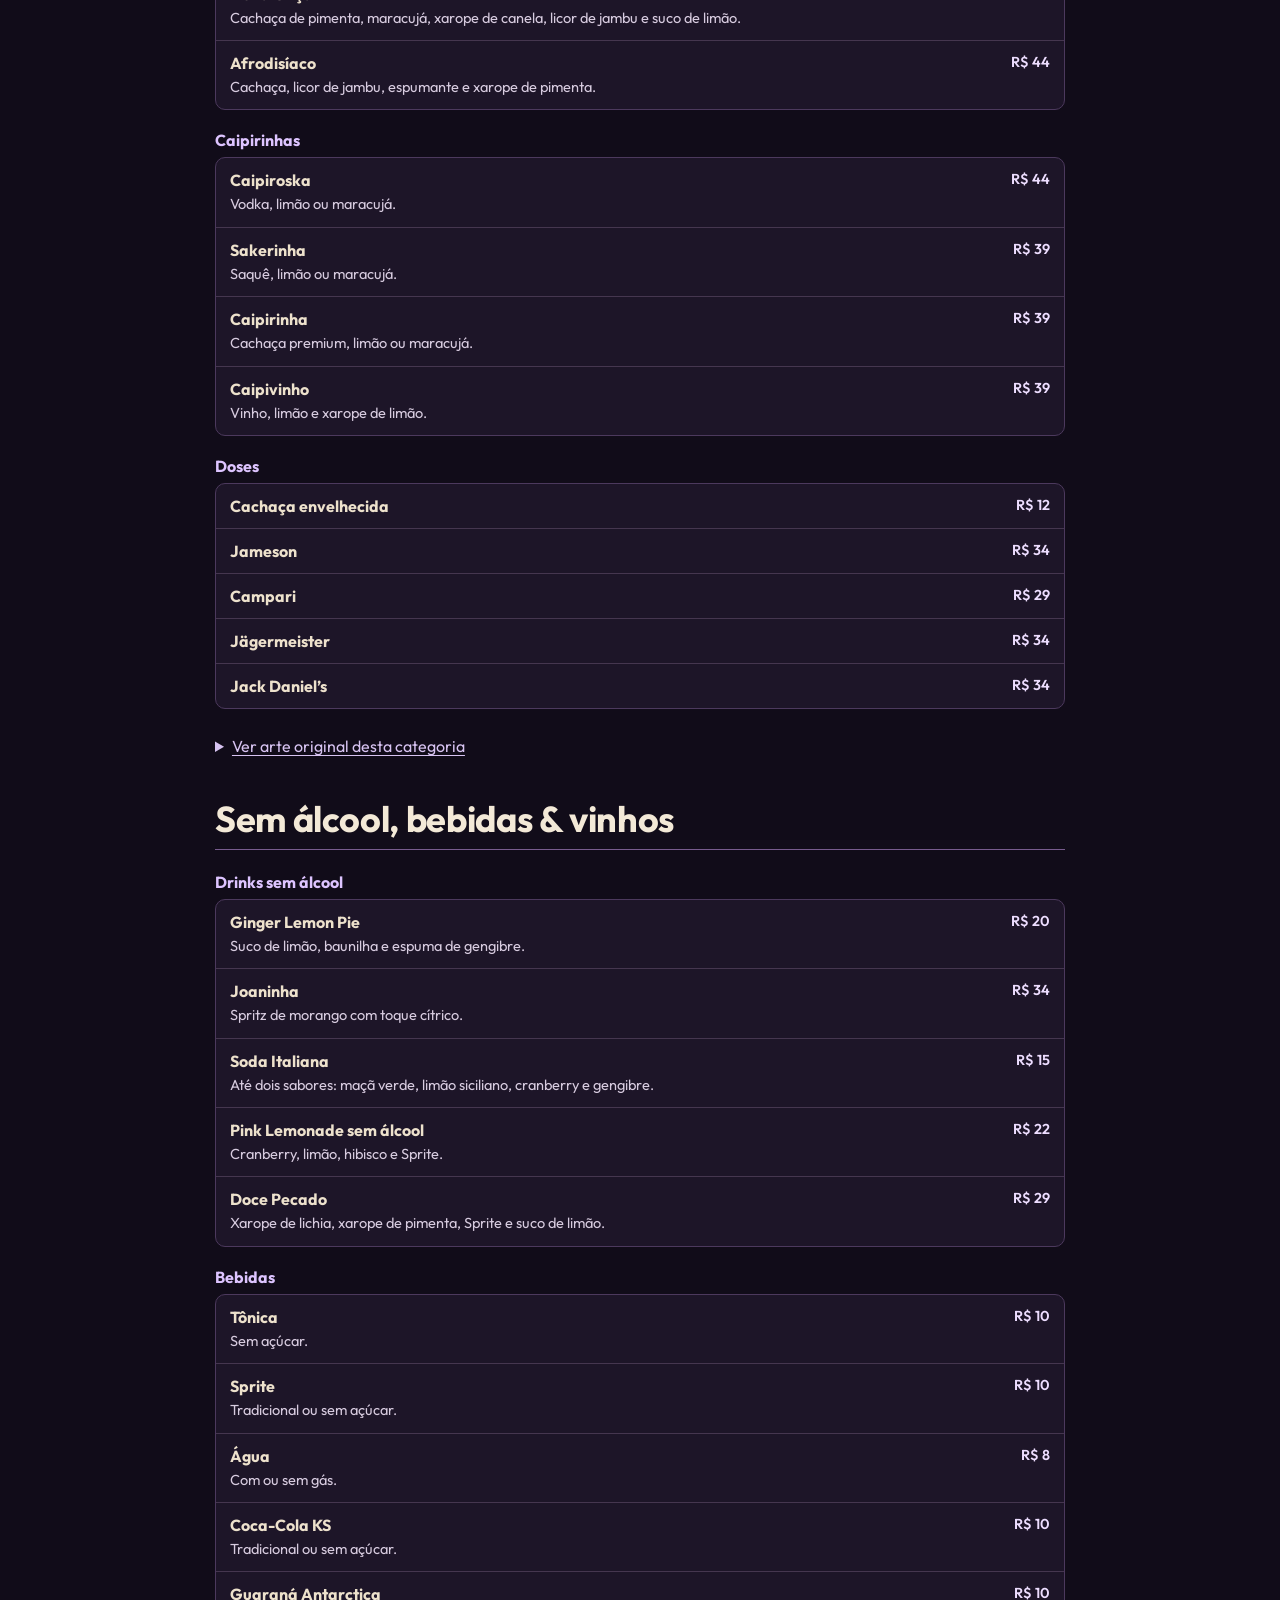
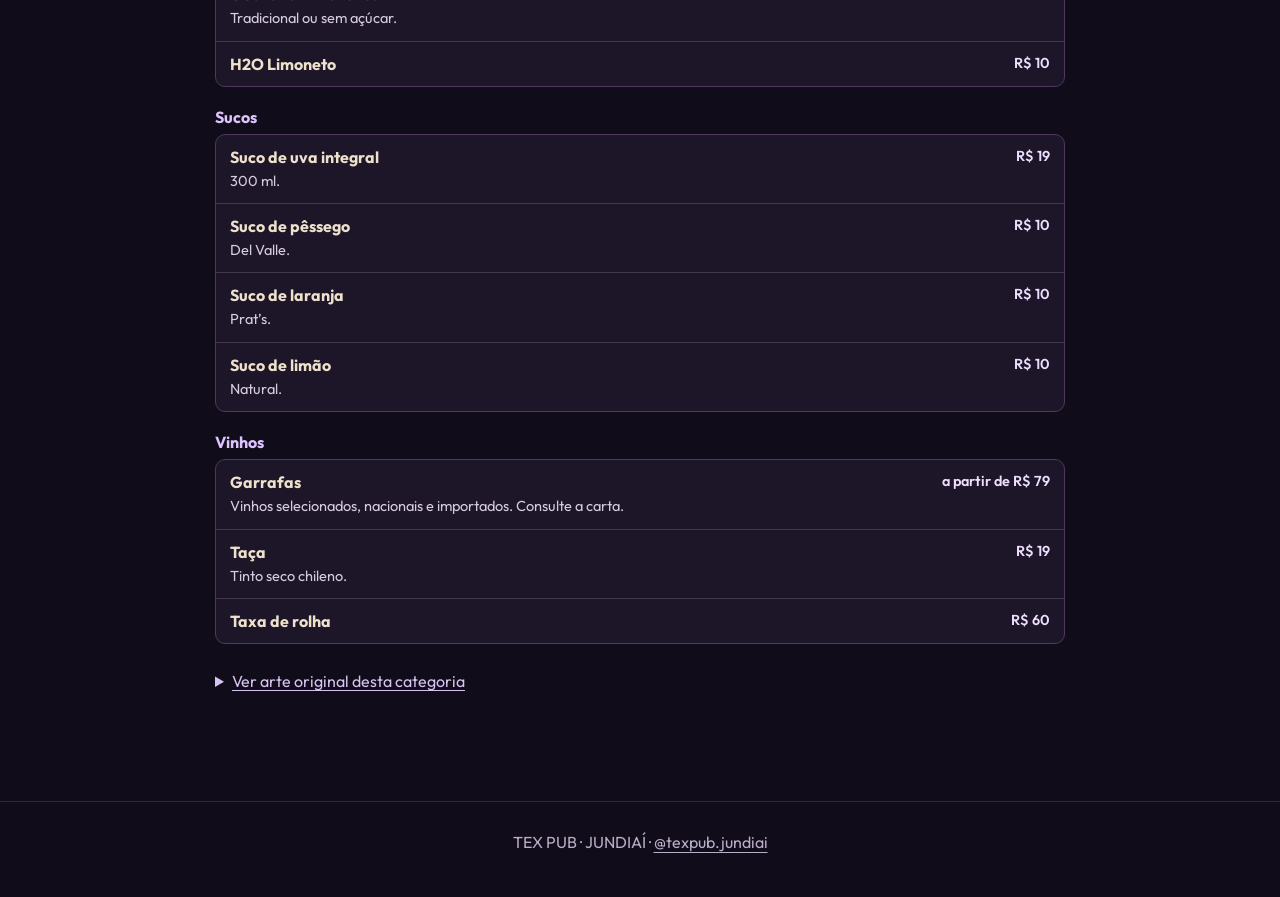
<file: menu/index.html>
<!doctype html><html lang="pt-BR"><head><meta charset="utf-8"><meta name="viewport" content="width=device-width, initial-scale=1"><meta name="theme-color" content="#110c19"><meta name="description" content="Cardápio TEX PUB: chopes, gastronomia, pizzas, drinks e bebidas em Jundiaí."><title>Cardápio | TEX PUB Jundiaí</title><link rel="preconnect" href="https://fonts.googleapis.com"><link href="https://fonts.googleapis.com/css2?family=Outfit:wght@400;500;600;700;800&display=swap" rel="stylesheet"><style>
:root{color-scheme:dark;--purple:#7543a9;--bg:#110c19;--cream:#f3e9d7}*{box-sizing:border-box}html{scroll-behavior:smooth}body{margin:0;background:var(--bg);color:#fff;font-family:Outfit,Arial,sans-serif}a{color:inherit;text-decoration:none}.top{position:sticky;top:0;z-index:10;display:flex;align-items:center;justify-content:space-between;gap:14px;padding:12px clamp(14px,4vw,55px);background:#170f22ee;backdrop-filter:blur(14px);border-bottom:1px solid #ffffff18}.top img{width:110px;max-height:60px;object-fit:contain}.top .actions{display:flex;align-items:center;gap:12px;flex-wrap:wrap}.top a:not(.logo){font-size:13px;font-weight:700;letter-spacing:.05em}.reserve{background:var(--purple);border-radius:40px;padding:12px 18px}.back{opacity:.85}.hero{text-align:center;padding:44px 16px 24px}.eyebrow{color:#b99ad7;font-size:12px;font-weight:700;letter-spacing:.2em}.hero h1{font-size:clamp(38px,7vw,75px);margin:8px 0;letter-spacing:-.055em}.hero p{color:#c4b9d0;max-width:540px;margin:0 auto;line-height:1.6}.tabs{position:sticky;top:85px;z-index:9;display:flex;gap:9px;overflow-x:auto;max-width:1050px;margin:22px auto 24px;padding:5px 16px 14px;scrollbar-width:thin}.tabs a{white-space:nowrap;padding:11px 16px;background:#291b39;border:1px solid #ffffff25;border-radius:30px;font-size:13px;font-weight:600}.tabs a:hover,.tabs a:focus-visible{background:var(--purple)}main{max-width:1000px;margin:auto;padding:0 14px 70px}.page{scroll-margin-top:170px;margin:0 auto 28px;max-width:850px}.page h2{font-size:22px;letter-spacing:.04em;margin:0 0 12px;color:var(--cream)}.page img{display:block;width:100%;height:auto;border-radius:12px;box-shadow:0 20px 55px #0008;cursor:zoom-in}.tip{color:#a99ab7;text-align:center;font-size:12px;margin:20px}.foot{text-align:center;padding:30px 12px 45px;border-top:1px solid #ffffff20;color:#b9aec7}.foot a{text-decoration:underline;text-underline-offset:4px}dialog{border:0;padding:0;background:transparent;max-width:98vw;max-height:96vh;overflow:auto}dialog::backdrop{background:#000e}dialog img{display:block;width:min(1300px,95vw);height:auto}dialog button{position:fixed;right:18px;top:18px;background:#fff;color:#111;border:0;border-radius:30px;padding:12px 16px;font-weight:700;cursor:pointer}@media(max-width:600px){.top img{width:82px}.top .actions{gap:8px}.top a:not(.logo){font-size:11px}.reserve{padding:10px 12px}.tabs{top:69px}.hero{padding-top:28px}.page{scroll-margin-top:140px}.page img{border-radius:7px}}

[hidden]{display:none!important}.top{position:relative;gap:9px}.reserve{border-radius:6px;background:#6833c5}.icon{width:1em;height:1em;vertical-align:-.12em;fill:none;stroke:currentColor;stroke-width:1.5;stroke-linecap:round;stroke-linejoin:round}.hero h1{color:#ede1cc}.hero{padding-bottom:18px}.menu-tools{max-width:850px;margin:0 auto 21px;padding:0 14px}.tabs{position:static;flex-wrap:wrap;overflow:visible;padding:0;margin:0 0 16px}.tabs a{border-radius:6px;padding:9px 12px;background:#241936}.tabs a[aria-current=true]{border-color:#bc9bff;background:#533182}.menu-tools label{max-width:440px;display:block;color:#ede1cc;font-size:14px;font-weight:600}.menu-tools input{display:block;width:100%;margin-top:6px;padding:11px 12px;font:inherit;font-size:16px;color:#fff;background:#21182b;border:1px solid #755c8c;border-radius:6px}#menu-status{color:#d6c7eb;font-size:.9rem;margin:5px 0}#menu-status:empty{display:none}
.page{scroll-margin-top:16px;margin-bottom:32px}.page h2{font-size:clamp(24px,4vw,36px);letter-spacing:-.01em;border-bottom:1px solid #775b8d;padding-bottom:8px}.menu-group{padding:10px 0}.menu-group h3{margin:0 0 7px;font-size:1rem;color:#ddc4ff}.menu-group ul{margin:0;padding:0;list-style:none;background:#1d1528;border:1px solid #4c395d;border-radius:10px}.menu-item{display:grid;grid-template-columns:minmax(0,1fr) auto;align-items:start;gap:14px;padding:12px 14px;border-bottom:1px solid #45364f}.menu-item:last-child{border-bottom:0}.item-main strong{color:#ede1cc;font-size:1rem}.item-main p{margin:4px 0 0;font-size:.91rem;line-height:1.4;color:#d7cbdf}.price{font-weight:600;font-size:.9rem;text-align:right;max-width:150px;color:#edddff}.original{margin:9px 0 0;color:#d7c3f1}.original summary{padding:8px 0;cursor:pointer;text-decoration:underline;text-underline-offset:3px}.original img{cursor:zoom-in;max-width:800px}.original a{display:block}.tabs a,.top a,.original summary{min-height:36px}a:focus-visible,input:focus-visible,summary:focus-visible{outline:2px solid #dfc7ff;outline-offset:4px}
@media(max-width:600px){.top{padding:10px 14px}.top img{width:74px}.top .actions{justify-content:flex-end;gap:7px 10px}.calendar-link{font-size:10px!important}.tabs{gap:6px}.tabs a{padding:8px 9px;font-size:12px}.menu-item{gap:8px;padding:10px}.price{max-width:90px}.page{scroll-margin-top:12px}.hero{padding-top:20px}}
@media(prefers-reduced-motion:reduce){*{scroll-behavior:auto!important}}
.size-prices,.price.size-prices{max-width:none}.size-prices span{display:block;white-space:nowrap}
</style><link rel="icon" href="/favicon.ico" sizes="any"><link rel="icon" type="image/png" sizes="32x32" href="/favicon-32x32.png"><link rel="icon" type="image/png" sizes="16x16" href="/favicon-16x16.png"><link rel="apple-touch-icon" href="/apple-touch-icon.png"></head><body><header class="top"><a class="logo" href="/" aria-label="Voltar ao site TEX PUB"><img src="../assets/logo-tex-pub.png" alt="TEX PUB"></a><div class="actions"><a class="back" href="/">INÍCIO</a><a class="calendar-link" href="/calendario/">PROGRAMAÇÃO</a><a class="reserve" href="/#reserva">RESERVAR <svg class="icon" aria-hidden="true" viewBox="0 0 16 16"><path d="M4 12 12 4M5 4h7v7"/></svg></a></div></header><div class="hero"><span class="eyebrow">TEX PUB · JUNDIAÍ</span><h1>NOSSO CARDÁPIO<span style="color:#a76fdb">.</span></h1><p>Escolha uma categoria ou busque pelo seu favorito.</p></div><div class="menu-tools"><nav class="tabs" aria-label="Categorias do cardápio"><a href="#chopes">Chopes</a><a href="#petiscos">Petiscos e porções</a><a href="#pizzas">Pizzas e lanches</a><a href="#drinks">Drinks</a><a href="#bebidas">Bebidas e vinhos</a></nav><label for="menu-search">Buscar no cardápio <input type="search" id="menu-search" placeholder="Ex.: pizza, IPA ou lichia" autocomplete="off"></label><p id="menu-status" role="status"></p></div><main>
<section class="page" id="chopes"><h2>Chopes &amp; degustação</h2>
<section class="menu-group"><h3>Direto da torneira</h3><ul>
<li class="menu-item"><div class="item-main"><strong>Bitterzinha</strong><p>Extra special bitter, a breja oficial do pub. IBU 37 · 4,8%.</p></div><span class="price size-prices"><span>300 ml · R$ 16</span><span>500 ml · R$ 25</span></span></li>
<li class="menu-item"><div class="item-main"><strong>Pilsen</strong><p>IBU 14 · 5,3%.</p></div><span class="price size-prices"><span>300 ml · R$ 13</span><span>500 ml · R$ 22</span></span></li>
<li class="menu-item"><div class="item-main"><strong>Hoplager</strong><p>IBU 14 · 5,3%.</p></div><span class="price size-prices"><span>300 ml · R$ 15</span><span>500 ml · R$ 24</span></span></li>
<li class="menu-item"><div class="item-main"><strong>Witbier</strong><p>IBU 12 · 4,3%.</p></div><span class="price size-prices"><span>300 ml · R$ 14</span><span>500 ml · R$ 22</span></span></li>
<li class="menu-item"><div class="item-main"><strong>Ybá</strong><p>IBU 5 · 4,9%.</p></div><span class="price size-prices"><span>300 ml · R$ 17</span><span>500 ml · R$ 25</span></span></li>
<li class="menu-item"><div class="item-main"><strong>American IPA</strong><p>IBU 54 · 6,5%.</p></div><span class="price size-prices"><span>300 ml · R$ 18</span><span>500 ml · R$ 27</span></span></li>
<li class="menu-item"><div class="item-main"><strong>Textreme</strong><p>Double IPA limitada. IBU 72 · 8%.</p></div><span class="price size-prices"><span>300 ml · R$ 19</span><span>500 ml · R$ 29</span></span></li>
<li class="menu-item"><div class="item-main"><strong>English Porter</strong><p>IBU 16 · 5,1%.</p></div><span class="price size-prices"><span>300 ml · R$ 15</span><span>500 ml · R$ 24</span></span></li>
<li class="menu-item"><div class="item-main"><strong>Maria Manuela</strong><p>Imperial stout “The Long Way”. IBU 67 · 11%.</p></div><span class="price size-prices"><span>300 ml · R$ 36</span><span>500 ml · R$ 54</span></span></li>
<li class="menu-item"><div class="item-main"><strong>Weiss</strong><p>IBU 12 · 4,9%.</p></div><span class="price size-prices"><span>300 ml · R$ 17</span><span>500 ml · R$ 27</span></span></li>
<li class="menu-item"><div class="item-main"><strong>Oktobertex</strong><p>IBU 14 · 8%.</p></div><span class="price size-prices"><span>300 ml · R$ 17</span><span>500 ml · R$ 25</span></span></li>
<li class="menu-item"><div class="item-main"><strong>Hop’n Roll Session IPA Zero</strong><p>IBU 29 · 0,4%.</p></div><span class="price size-prices"><span>300 ml · R$ 19</span><span>500 ml · R$ 30</span></span></li>
<li class="menu-item"><div class="item-main"><strong>Pumpkin Ale</strong><p>IBU 28 · 5,4%.</p></div><span class="price size-prices"><span>300 ml · R$ 17</span><span>500 ml · R$ 25</span></span></li>
</ul></section>
<section class="menu-group"><h3>Réguas de degustação</h3><ul>
<li class="menu-item"><div class="item-main"><strong>Fresh</strong><p>Leve e refrescante. Pilsen, Hoplager, Witbier, Ybá Sour e Bitterzinha. 180 ml cada.</p></div><span class="price">R$ 39</span></li>
<li class="menu-item"><div class="item-main"><strong>Texperience</strong><p>Sugestão do pub. Pilsen, Bitterzinha, IPA, Ybá Sour e Porter. 180 ml cada.</p></div><span class="price">R$ 49</span></li>
<li class="menu-item"><div class="item-main"><strong>Xtreme</strong><p>Potente e intenso. IPA, Textreme Double IPA, Bitterzinha, Porter e Maria Manuela Imperial Stout. 180 ml cada.</p></div><span class="price">R$ 59</span></li>
</ul></section>
<details class="original"><summary>Ver arte original desta categoria</summary><a href="1.png" target="_blank" rel="noopener"><img src="1.png" alt="Cardápio original de chopes e régua de degustação" loading="lazy" width="1447" height="2048"></a></details></section>
<section class="page" id="petiscos"><h2>Petiscos, entradas &amp; porções</h2>
<section class="menu-group"><h3>Petiscos</h3><ul>
<li class="menu-item"><div class="item-main"><strong>Azeitona preta</strong><p>Porção de 150 g.</p></div><span class="price">R$ 14</span></li>
<li class="menu-item"><div class="item-main"><strong>Batatinhas</strong><p>Porção de 150 g.</p></div><span class="price">R$ 15</span></li>
<li class="menu-item"><div class="item-main"><strong>Pizza mussarela aperitivo</strong><p>Fatiada. Massa de longa fermentação, molho de tomate italiano e mussarela.</p></div><span class="price">R$ 49</span></li>
<li class="menu-item"><div class="item-main"><strong>Tábua do Texugo</strong><p>Azeitonas pretas, parmesão, salame hamburguês, presunto cru italiano, muçarela e pepperoni.</p></div><span class="price">R$ 99</span></li>
<li class="menu-item"><div class="item-main"><strong>Pururuca</strong><p>Porção de 250 g. Torresmo crocante.</p></div><span class="price">R$ 29</span></li>
<li class="menu-item"><div class="item-main"><strong>O Croc</strong><p>Queijo coalho com bacon e molho sweet chilli thai.</p></div><span class="price">R$ 59</span></li>
</ul></section>
<section class="menu-group"><h3>Entradas</h3><ul>
<li class="menu-item"><div class="item-main"><strong>Brusquetta Caprese</strong><p>Quatro fatias de pão artesanal com mussarela, cereja de búfala, tomate confit e pesto de manjericão da casa.</p></div><span class="price">R$ 39</span></li>
<li class="menu-item"><div class="item-main"><strong>Brusquetta Pullo di Porko</strong><p>Quatro fatias de pão artesanal com pulled pork, american cheese e picles de cebola roxa e pepino da casa.</p></div><span class="price">R$ 54</span></li>
<li class="menu-item"><div class="item-main"><strong>Burrata</strong><p>Pesto de manjericão, tomate da casa e torradas.</p></div><span class="price">R$ 79</span></li>
<li class="menu-item"><div class="item-main"><strong>Mac &amp; Cheese</strong><p>Macarrão caracolino com muito molho american cheese.</p></div><span class="price">R$ 49</span></li>
</ul></section>
<section class="menu-group"><h3>Porções</h3><ul>
<li class="menu-item"><div class="item-main"><strong>Isca de frango</strong><p>Iscas de frango empanadas, 150 g de batatas e molho chipotle.</p></div><span class="price">R$ 69</span></li>
<li class="menu-item"><div class="item-main"><strong>Fish’n Chips</strong><p>Iscas de tilápia empanadas, 150 g de batatas e molho tártaro.</p></div><span class="price">R$ 69</span></li>
<li class="menu-item"><div class="item-main"><strong>Ribs’n Chips</strong><p>Costelinha barbecue e 150 g de batatas.</p></div><span class="price">porção R$ 129 · meia R$ 69</span></li>
<li class="menu-item"><div class="item-main"><strong>Fritex</strong><p>400 g de batatas com maionese e ketchup artesanal.</p></div><span class="price">R$ 39</span></li>
<li class="menu-item"><div class="item-main"><strong>Fraldinha</strong><p>Acompanha chimichurri e pão artesanal.</p></div><span class="price">R$ 79</span></li>
<li class="menu-item"><div class="item-main"><strong>Fritex Pork</strong><p>400 g de batatas, pulled pork e american cheese.</p></div><span class="price">R$ 69</span></li>
<li class="menu-item"><div class="item-main"><strong>Brisket</strong><p>Porção com 400 g de peito bovino defumado. Acompanha american cheese.</p></div><span class="price">porção R$ 99 · meia R$ 49</span></li>
<li class="menu-item"><div class="item-main"><strong>Linguiça defumada</strong><p>Linguiça toscana artesanal defumada com molho sweet chilli thai.</p></div><span class="price">R$ 49</span></li>
<li class="menu-item"><div class="item-main"><strong>Menu Texano</strong><p>Costelinha suína defumada ao barbecue, linguiça defumada, sobrecoxa de frango, brisket, pulled pork, Mac &amp; Cheese e salada.</p></div><span class="price">R$ 179</span></li>
</ul></section>
<details class="original"><summary>Ver arte original desta categoria</summary><a href="3.png" target="_blank" rel="noopener"><img src="3.png" alt="Cardápio original de petiscos, entradas e porções" loading="lazy" width="1447" height="2048"></a></details></section>
<section class="page" id="pizzas"><h2>Pizzas, lanches &amp; sobremesas</h2>
<section class="menu-group"><h3>Pizza napolitana</h3><ul>
<li class="menu-item"><div class="item-main"><strong>Margherita</strong><p>Massa de longa fermentação, molho de tomate italiano, mussarela, tomate seco, parmesão, manjericão e orégano.</p></div><span class="price">R$ 59</span></li>
<li class="menu-item"><div class="item-main"><strong>Corn Bacon</strong><p>Massa de longa fermentação, molho de tomate italiano, mussarela, bacon e milho.</p></div><span class="price">R$ 56</span></li>
<li class="menu-item"><div class="item-main"><strong>Caprese</strong><p>Massa romana de longa fermentação, molho de tomate italiano, mussarela, cereja de búfala e pesto de manjericão da casa.</p></div><span class="price">R$ 59</span></li>
<li class="menu-item"><div class="item-main"><strong>Pepperoni</strong><p>Massa de longa fermentação, molho de tomate italiano, mussarela, pepperoni e parmesão.</p></div><span class="price">R$ 57</span></li>
<li class="menu-item"><div class="item-main"><strong>Presuntex</strong><p>Massa de longa fermentação, molho de tomate italiano, mussarela, cereja de búfala, presunto cru italiano, rúcula, pesto de manjericão e parmesão.</p></div><span class="price">R$ 79</span></li>
<li class="menu-item"><div class="item-main"><strong>Caipira</strong><p>Massa de longa fermentação, molho de tomate italiano, milho, mussarela, frango desfiado e catupiry.</p></div><span class="price">R$ 54</span></li>
<li class="menu-item"><div class="item-main"><strong>Calabresa</strong><p>Massa de longa fermentação, molho de tomate italiano, mussarela e calabresa.</p></div><span class="price">R$ 54</span></li>
</ul></section>
<section class="menu-group"><h3>Lanches</h3><ul>
<li class="menu-item"><div class="item-main"><strong>Tex Dog</strong><p>Pão de leite, american cheese, salsicha all beef defumada, ketchup, mostarda, milho verde, parmesão e picles de pepino e cebola da casa.</p></div><span class="price">R$ 34</span></li>
<li class="menu-item"><div class="item-main"><strong>Burger</strong><p>Pão de brioche, blend de carne de 180 g e american cheese.</p></div><span class="price">R$ 34</span></li>
<li class="menu-item"><div class="item-main"><strong>Burger de Salmão</strong><p>Hambúrguer de salmão defumado, alface, rúcula e molho tártaro.</p></div><span class="price">R$ 49</span></li>
<li class="menu-item"><div class="item-main"><strong>American Burger</strong><p>Pão de brioche, blend de carne de 180 g, barbecue, farofa de bacon e american cheese. Acompanha batatas.</p></div><span class="price">R$ 59</span></li>
<li class="menu-item"><div class="item-main"><strong>Tex Duplo Burger</strong><p>Pão de brioche, duplo blend de carne de 300 g, american cheese, farofa de bacon, mix de folhas, picles de pepino e cebola roxa.</p></div><span class="price">R$ 59</span></li>
<li class="menu-item"><div class="item-main"><strong>Tex Pork</strong><p>Pão de brioche, american cheese, pulled pork, mix de folhas, picles de pepino e cebola roxa. Acompanha batatas.</p></div><span class="price">R$ 49</span></li>
<li class="menu-item"><div class="item-main"><strong>Tex Chicken</strong><p>Pão de brioche, american cheese, frango empanado, mussarela gratinada e mix de folhas. Acompanha batatas.</p></div><span class="price">R$ 49</span></li>
</ul></section>
<section class="menu-group"><h3>Sobremesas</h3><ul>
<li class="menu-item"><div class="item-main"><strong>Cocada cremosa</strong><p>Servida dentro do coco. Adicione gelato por R$ 10.</p></div><span class="price">R$ 29</span></li>
<li class="menu-item"><div class="item-main"><strong>Pizza de Pasoka</strong><p>Massa de fermentação longa, creme de avelã e paçoca artesanal.</p></div><span class="price">R$ 44</span></li>
<li class="menu-item"><div class="item-main"><strong>Fruit Titüs Frutitus</strong><p>Chocolate bean to bar da Dengo. Consulte os sabores.</p></div><span class="price">R$ 46</span></li>
<li class="menu-item"><div class="item-main"><strong>Sorvete gelato</strong><p>Doce de leite com flor de sal ou Romeu e Julieta com flor de sal (goiabada com coalhada).</p></div><span class="price">R$ 22</span></li>
</ul></section>
<details class="original"><summary>Ver arte original desta categoria</summary><a href="4.png" target="_blank" rel="noopener"><img src="4.png" alt="Cardápio original de pizzas, lanches e sobremesas" loading="lazy" width="1447" height="2048"></a></details></section>
<section class="page" id="drinks"><h2>Drinks &amp; doses</h2>
<section class="menu-group"><h3>Clássicos</h3><ul>
<li class="menu-item"><div class="item-main"><strong>Negroni</strong><p>Gin, vermute, Campari e rodela de laranja.</p></div><span class="price">R$ 39</span></li>
<li class="menu-item"><div class="item-main"><strong>Aperol</strong><p>Espumante, Aperol e rodela de laranja.</p></div><span class="price">R$ 42</span></li>
<li class="menu-item"><div class="item-main"><strong>Gin tônica</strong><p>Gin, tônica zero e especiarias.</p></div><span class="price">R$ 36</span></li>
<li class="menu-item"><div class="item-main"><strong>Cosmopolitan</strong><p>Vodka, Cointreau, limão e cranberry.</p></div><span class="price">R$ 36</span></li>
<li class="menu-item"><div class="item-main"><strong>Margarita</strong><p>Tequila, Cointreau e limão.</p></div><span class="price">R$ 36</span></li>
<li class="menu-item"><div class="item-main"><strong>Moscow Mule</strong><p>Vodka, água com gás, limão e espuma de gengibre.</p></div><span class="price">R$ 42</span></li>
<li class="menu-item"><div class="item-main"><strong>Pink Lemonade</strong><p>Cranberry, limão, hibisco e vodka.</p></div><span class="price">R$ 34</span></li>
<li class="menu-item"><div class="item-main"><strong>Old Fashioned</strong><p>Whisky, bitter, cereja e casca de laranja.</p></div><span class="price">R$ 42</span></li>
<li class="menu-item"><div class="item-main"><strong>Manhattan</strong><p>Whisky, vermute e Angostura.</p></div><span class="price">R$ 39</span></li>
<li class="menu-item"><div class="item-main"><strong>Kir Royale</strong><p>Licor de cassis, espumante e frutas vermelhas.</p></div><span class="price">R$ 29</span></li>
</ul></section>
<section class="menu-group"><h3>Autorais</h3><ul>
<li class="menu-item"><div class="item-main"><strong>Muchacha</strong><p>Tequila, Cointreau, Ybá, xarope de mel e suco de limão.</p></div><span class="price">R$ 41</span></li>
<li class="menu-item"><div class="item-main"><strong>Sour Sweet</strong><p>Rum, Cointreau, Angostura, Ybá, espuma e canela.</p></div><span class="price">R$ 29</span></li>
<li class="menu-item"><div class="item-main"><strong>Ragnar</strong><p>Hidromel, Pilsen e xarope de limão siciliano.</p></div><span class="price">R$ 39</span></li>
<li class="menu-item"><div class="item-main"><strong>Velvet Red</strong><p>Licor de lichia, vodka, suco de limão e frutas vermelhas.</p></div><span class="price">R$ 29</span></li>
<li class="menu-item"><div class="item-main"><strong>Tex Lover</strong><p>Vodka, morango e limão siciliano. Refrescante e frutado.</p></div><span class="price">R$ 42</span></li>
<li class="menu-item"><div class="item-main"><strong>Salted Caramel</strong><p>Vodka, café, Baileys e caramelo.</p></div><span class="price">R$ 39</span></li>
<li class="menu-item"><div class="item-main"><strong>Irish Car Bomb</strong><p>Vodka, café, Baileys e calda de chocolate.</p></div><span class="price">R$ 39</span></li>
<li class="menu-item"><div class="item-main"><strong>Dona Onça</strong><p>Cachaça de pimenta, maracujá, xarope de canela, licor de jambu e suco de limão.</p></div><span class="price">R$ 42</span></li>
<li class="menu-item"><div class="item-main"><strong>Afrodisíaco</strong><p>Cachaça, licor de jambu, espumante e xarope de pimenta.</p></div><span class="price">R$ 44</span></li>
</ul></section>
<section class="menu-group"><h3>Caipirinhas</h3><ul>
<li class="menu-item"><div class="item-main"><strong>Caipiroska</strong><p>Vodka, limão ou maracujá.</p></div><span class="price">R$ 44</span></li>
<li class="menu-item"><div class="item-main"><strong>Sakerinha</strong><p>Saquê, limão ou maracujá.</p></div><span class="price">R$ 39</span></li>
<li class="menu-item"><div class="item-main"><strong>Caipirinha</strong><p>Cachaça premium, limão ou maracujá.</p></div><span class="price">R$ 39</span></li>
<li class="menu-item"><div class="item-main"><strong>Caipivinho</strong><p>Vinho, limão e xarope de limão.</p></div><span class="price">R$ 39</span></li>
</ul></section>
<section class="menu-group"><h3>Doses</h3><ul>
<li class="menu-item"><div class="item-main"><strong>Cachaça envelhecida</strong></div><span class="price">R$ 12</span></li>
<li class="menu-item"><div class="item-main"><strong>Jameson</strong></div><span class="price">R$ 34</span></li>
<li class="menu-item"><div class="item-main"><strong>Campari</strong></div><span class="price">R$ 29</span></li>
<li class="menu-item"><div class="item-main"><strong>Jägermeister</strong></div><span class="price">R$ 34</span></li>
<li class="menu-item"><div class="item-main"><strong>Jack Daniel’s</strong></div><span class="price">R$ 34</span></li>
</ul></section>
<details class="original"><summary>Ver arte original desta categoria</summary><a href="6.png" target="_blank" rel="noopener"><img src="6.png" alt="Cardápio original de drinks clássicos, autorais, caipirinhas e doses" loading="lazy" width="1447" height="2048"></a></details></section>
<section class="page" id="bebidas"><h2>Sem álcool, bebidas &amp; vinhos</h2>
<section class="menu-group"><h3>Drinks sem álcool</h3><ul>
<li class="menu-item"><div class="item-main"><strong>Ginger Lemon Pie</strong><p>Suco de limão, baunilha e espuma de gengibre.</p></div><span class="price">R$ 20</span></li>
<li class="menu-item"><div class="item-main"><strong>Joaninha</strong><p>Spritz de morango com toque cítrico.</p></div><span class="price">R$ 34</span></li>
<li class="menu-item"><div class="item-main"><strong>Soda Italiana</strong><p>Até dois sabores: maçã verde, limão siciliano, cranberry e gengibre.</p></div><span class="price">R$ 15</span></li>
<li class="menu-item"><div class="item-main"><strong>Pink Lemonade sem álcool</strong><p>Cranberry, limão, hibisco e Sprite.</p></div><span class="price">R$ 22</span></li>
<li class="menu-item"><div class="item-main"><strong>Doce Pecado</strong><p>Xarope de lichia, xarope de pimenta, Sprite e suco de limão.</p></div><span class="price">R$ 29</span></li>
</ul></section>
<section class="menu-group"><h3>Bebidas</h3><ul>
<li class="menu-item"><div class="item-main"><strong>Tônica</strong><p>Sem açúcar.</p></div><span class="price">R$ 10</span></li>
<li class="menu-item"><div class="item-main"><strong>Sprite</strong><p>Tradicional ou sem açúcar.</p></div><span class="price">R$ 10</span></li>
<li class="menu-item"><div class="item-main"><strong>Água</strong><p>Com ou sem gás.</p></div><span class="price">R$ 8</span></li>
<li class="menu-item"><div class="item-main"><strong>Coca-Cola KS</strong><p>Tradicional ou sem açúcar.</p></div><span class="price">R$ 10</span></li>
<li class="menu-item"><div class="item-main"><strong>Guaraná Antarctica</strong><p>Tradicional ou sem açúcar.</p></div><span class="price">R$ 10</span></li>
<li class="menu-item"><div class="item-main"><strong>H2O Limoneto</strong></div><span class="price">R$ 10</span></li>
</ul></section>
<section class="menu-group"><h3>Sucos</h3><ul>
<li class="menu-item"><div class="item-main"><strong>Suco de uva integral</strong><p>300 ml.</p></div><span class="price">R$ 19</span></li>
<li class="menu-item"><div class="item-main"><strong>Suco de pêssego</strong><p>Del Valle.</p></div><span class="price">R$ 10</span></li>
<li class="menu-item"><div class="item-main"><strong>Suco de laranja</strong><p>Prat’s.</p></div><span class="price">R$ 10</span></li>
<li class="menu-item"><div class="item-main"><strong>Suco de limão</strong><p>Natural.</p></div><span class="price">R$ 10</span></li>
</ul></section>
<section class="menu-group"><h3>Vinhos</h3><ul>
<li class="menu-item"><div class="item-main"><strong>Garrafas</strong><p>Vinhos selecionados, nacionais e importados. Consulte a carta.</p></div><span class="price">a partir de R$ 79</span></li>
<li class="menu-item"><div class="item-main"><strong>Taça</strong><p>Tinto seco chileno.</p></div><span class="price">R$ 19</span></li>
<li class="menu-item"><div class="item-main"><strong>Taxa de rolha</strong></div><span class="price">R$ 60</span></li>
</ul></section>
<details class="original"><summary>Ver arte original desta categoria</summary><a href="7.png" target="_blank" rel="noopener"><img src="7.png" alt="Cardápio original de bebidas sem álcool, refrigerantes, sucos e vinhos" loading="lazy" width="1447" height="2048"></a></details></section>
</main><footer class="foot">TEX PUB · JUNDIAÍ · <a href="https://www.instagram.com/texpub.jundiai/" target="_blank" rel="noopener">@texpub.jundiai</a></footer><script src="menu.js"></script></body></html>
</file>
<file: styles.css>
:root{--bg:#100d16;--panel:#1a1424;--purple:#9d62ff;--text:#f9f5f0;--muted:#b8b0c2}*{box-sizing:border-box}html{scroll-behavior:smooth}body{margin:0;background:var(--bg);color:var(--text);font-family:'DM Sans',sans-serif}a{color:inherit;text-decoration:none}img{display:block;max-width:100%}h1,h2,h3,p{margin-top:0}h1,h2,h3{font-family:Outfit,sans-serif}h2{font-size:clamp(2.5rem,5vw,5.8rem);line-height:.99;letter-spacing:-.055em;font-weight:800}h2 span{color:var(--purple)}.topbar{height:90px;display:flex;align-items:center;justify-content:space-between;padding:0 5%;position:absolute;z-index:10;top:0;left:0;right:0;background:linear-gradient(#08050bbf,transparent)}.brand img{width:125px}.topbar nav{display:flex;gap:30px;align-items:center}.topbar nav a{font-size:12px;font-weight:700;letter-spacing:.05em;transition:color .2s}.topbar nav a:hover,.text-link:hover{color:var(--purple)}.nav-cta{font-size:12px;font-weight:800;border:1px solid #ffffff60;padding:14px 19px}.nav-cta span{color:var(--purple);padding-left:10px}.menu-toggle{display:none}.hero{min-height:790px;height:100svh;max-height:1100px;position:relative;display:flex;align-items:center}.hero-bg{position:absolute;inset:0;background:url('assets/003A2345.webp') center 45%/cover no-repeat}.hero-shade{position:absolute;inset:0;background:linear-gradient(90deg,#0c0711ed 0%,#0b0812b5 43%,#100d1640 100%),linear-gradient(0deg,#100d16 0%,transparent 35%)}.hero-content{position:relative;z-index:1;margin-left:8%;margin-top:50px;max-width:790px}.eyebrow,.section-tag{font-size:11px;letter-spacing:.24em;font-weight:800;color:var(--purple)}.eyebrow{color:white;display:flex;align-items:center;gap:12px}.dot{width:8px;height:8px;background:var(--purple);border-radius:50%;box-shadow:0 0 15px var(--purple)}.hero-kicker{font-size:15px;font-weight:700;letter-spacing:.18em;margin:32px 0 12px}.hero h1{font-size:clamp(4.6rem,9.4vw,10.2rem);font-weight:900;line-height:.84;letter-spacing:-.075em;margin-bottom:28px}.hero h1 em,.visit h2 em{color:var(--purple);font-style:normal}.hero-copy{max-width:475px;font-size:17px;line-height:1.7;color:#e4dfe6}.hero-actions,.visit-actions{display:flex;gap:12px;flex-wrap:wrap;margin-top:30px}.btn{padding:20px 25px;display:inline-flex;align-items:center;gap:30px;font-size:12px;letter-spacing:.04em;font-weight:800;transition:transform .2s,background .2s}.btn:hover{transform:translateY(-3px)}.btn.primary{background:var(--purple);color:#120b1c}.btn.ghost{border:1px solid #ffffff7a}.hero-bottom{position:absolute;bottom:32px;left:8%;right:8%;display:flex;justify-content:space-between;align-items:center;font-size:10px;letter-spacing:.2em;font-weight:800;color:#eee}.down-arrow{font-size:24px}.marquee{background:var(--purple);color:#160b24;overflow:hidden;white-space:nowrap;padding:17px 0;font:800 14px Outfit,sans-serif;letter-spacing:.12em}.marquee-track{display:flex;width:max-content;animation:move 36s linear infinite}.marquee-group{display:flex;align-items:center;flex:none;min-width:100vw;white-space:nowrap}.marquee b{padding:0 32px}@keyframes move{to{transform:translateX(-50%)}}.section{padding:130px 8%}.intro{display:grid;grid-template-columns:1.15fr 1fr;gap:9%;align-items:end}.intro h2{margin:25px 0 0}.intro-right p{font-size:18px;line-height:1.8;color:#d4cadc}.text-link{display:inline-block;font-size:12px;letter-spacing:.07em;font-weight:800;border-bottom:1px solid var(--purple);padding-bottom:12px;margin-top:20px}.feature{display:grid;grid-template-columns:1fr 1fr;background:#21192b;min-height:650px}.feature-image{min-height:600px}.feature-image img{width:100%;height:100%;object-fit:cover}.feature-text{padding:85px 12%;display:flex;flex-direction:column;justify-content:center}.big-number{font:900 clamp(7rem,12vw,13rem)/.85 Outfit;color:var(--purple);letter-spacing:-.08em;margin:35px 0 20px}.big-number span{font-size:17px;letter-spacing:.07em;display:block;margin-top:15px}.feature-text h2{font-size:clamp(2.6rem,4vw,5rem);margin-bottom:25px}.feature-text p,.agenda-left p{font-size:17px;color:#d1c6d9;line-height:1.8;max-width:450px}.cards-section,.gallery-section{padding:120px 8%}.section-head{display:flex;justify-content:space-between;align-items:end;gap:30px;margin-bottom:50px}.section-head h2{margin:25px 0 0}.cards{display:grid;grid-template-columns:repeat(3,1fr);gap:16px}.photo-card{height:550px;position:relative;overflow:hidden}.photo-card img{width:100%;height:100%;object-fit:cover;transition:transform .6s}.photo-card:hover img{transform:scale(1.05)}.card-gradient{position:absolute;inset:0;background:linear-gradient(0deg,#09040c 0%,transparent 70%)}.card-label{position:absolute;bottom:28px;left:28px;right:20px}.card-label span{color:#c6a4ff;font-size:11px;letter-spacing:.15em;font-weight:800}.card-label h3{font-size:36px;margin:12px 0 6px}.card-label p{font-size:13px;color:#ded6e3}.agenda{background:#21192b;display:grid;grid-template-columns:1fr 1fr;gap:10%;padding:130px 8%}.agenda-left h2{margin:28px 0}.agenda-right{padding-top:15px}.agenda-item{display:grid;grid-template-columns:35px 1fr 20px;gap:16px;align-items:center;border-bottom:1px solid #ffffff29;padding:24px 0}.agenda-item>span{font-size:13px;color:var(--purple);font-weight:800}.agenda-item h3{font-size:21px;margin-bottom:6px}.agenda-item p,.agenda-note{color:var(--muted);font-size:13px;margin:0}.agenda-note{margin-top:24px}.section-head>p{line-height:1.8;color:var(--muted)}.gallery{display:grid;grid-template-columns:repeat(3,1fr);grid-auto-rows:260px;gap:14px}.gallery img{width:100%;height:100%;object-fit:cover}.gallery img:first-child{grid-row:span 2}.gallery img:nth-child(4){grid-row:span 2}.visit{padding:125px 8%;text-align:center;background:radial-gradient(ellipse at center,#392057 0%,#1a1224 45%,#100d16 80%)}.visit h2{font-size:clamp(4rem,10vw,10rem);margin:25px 0}.visit>p{color:#ddd3e4;font-size:19px}.visit-info{display:flex;justify-content:center;gap:70px;margin-top:45px}.visit-info div{display:flex;flex-direction:column;gap:9px}.visit-info strong{color:var(--purple);font-size:11px;letter-spacing:.15em}.visit-info span{font-size:15px}.visit-actions{justify-content:center;margin-top:45px}footer{padding:65px 8% 25px;background:#09070d}.footer-top,.footer-bottom{display:flex;justify-content:space-between;align-items:center}.footer-top img{width:165px}.footer-top p{font:800 22px/1.25 Outfit;text-align:right}.footer-bottom{border-top:1px solid #ffffff2b;margin-top:65px;padding-top:25px;color:#a79aad;font-size:11px;letter-spacing:.1em}@media(max-width:1000px){.topbar nav{gap:13px}.topbar nav a{font-size:10px}.hero h1{font-size:clamp(4.6rem,10vw,8rem)}.photo-card{height:420px}.feature-text{padding:60px 8%}}@media(max-width:720px){.topbar{height:75px;padding:0 6%}.brand img{width:104px}.topbar nav{display:none;position:absolute;top:75px;left:0;right:0;background:#171020;padding:24px 6%;flex-direction:column;align-items:flex-start;gap:20px}.topbar nav.open{display:flex}.topbar nav a{font-size:14px}.nav-cta{margin-left:auto;margin-right:16px;font-size:10px;padding:12px}.menu-toggle{display:block;background:none;color:white;border:0;font-size:25px}.hero{min-height:740px;height:100svh}.hero-bg{background-position:59% center}.hero-shade{background:linear-gradient(90deg,#0b0711ed,#0b071180),linear-gradient(0deg,#100d16,transparent 45%)}.hero-content{margin:40px 6% 0}.hero h1{font-size:clamp(4.3rem,15vw,7rem)}.hero-copy{font-size:15px}.hero-kicker{font-size:11px}.hero-bottom{left:6%;right:6%}.hero-bottom span:last-child{display:none}.section,.cards-section,.gallery-section{padding:85px 6%}.intro,.feature,.agenda{grid-template-columns:1fr;gap:30px}.intro-right p{font-size:16px}.feature-image{min-height:430px;height:430px}.feature-text{padding:70px 6%}.big-number{font-size:9rem}.cards{grid-template-columns:1fr}.photo-card{height:430px}.agenda{padding:85px 6%}.section-head{display:block}.section-head>p{margin-top:22px}.gallery{grid-template-columns:repeat(2,1fr);grid-auto-rows:180px;gap:8px}.gallery img:first-child,.gallery img:nth-child(4){grid-row:span 2}.visit{padding:95px 6%}.visit-info{gap:30px;flex-wrap:wrap}.footer-top p{font-size:15px}.footer-top img{width:120px}.footer-bottom{gap:20px;line-height:1.5}.btn{padding:17px 19px;gap:14px;font-size:11px}}@media(prefers-reduced-motion:reduce){*,*:before,*:after{scroll-behavior:auto!important;animation:none!important;transition:none!important}}

.reservation{padding:125px 8%;display:grid;grid-template-columns:1fr 1fr;gap:10%;background:#171020;align-items:center}.reservation h2{margin:26px 0}.reservation-intro>p{max-width:480px;color:#d1c6d9;font-size:17px;line-height:1.8}.reservation-hint{font-size:13px!important;color:#bda3dc!important}.reservation-form{padding:38px;background:#241a30;border:1px solid #ffffff25;display:flex;flex-direction:column;gap:22px}.reservation-form label{display:flex;flex-direction:column;gap:11px;font-size:11px;letter-spacing:.12em;font-weight:800;color:#d8c6ec}.reservation-form input{width:100%;padding:17px 15px;background:#100d16;color:#fff;border:1px solid #ffffff45;border-radius:2px;font:500 16px 'DM Sans',sans-serif;color-scheme:dark}.reservation-form input:focus{outline:2px solid var(--purple);outline-offset:2px}.reservation-form input::placeholder{color:#8e8298}.form-grid{display:grid;grid-template-columns:1fr 1fr;gap:14px}.reservation-submit{border:0;cursor:pointer;justify-content:center;text-align:center}.reservation-form small{color:#b8aaca;line-height:1.6;font-size:12px}.form-feedback{margin:0;color:#d9b9ff;font-size:13px;line-height:1.5}.form-feedback:empty{display:none}.footer-links{display:flex;gap:22px;flex-wrap:wrap}.footer-links a:hover{color:var(--purple)}@media(max-width:720px){.reservation{padding:85px 6%;grid-template-columns:1fr;gap:30px}.reservation-form{padding:24px}.form-grid{grid-template-columns:1fr}.footer-links{gap:14px}}

/* Revisão visual Tex Pub */
:root{--brand:#7b46f8;--cream:#ede1cc}
.icon{width:1em;height:1em;display:inline-block;vertical-align:-.11em;flex:none;fill:none;stroke:currentColor;stroke-width:1.6;stroke-linecap:round;stroke-linejoin:round}
.icon-up{transform:rotate(180deg)}
:where(a,button,input):focus-visible{outline:2px solid #d4b8ff;outline-offset:4px}
.btn,.nav-cta{border-radius:6px;min-height:42px}.btn{gap:13px}.nav-cta{display:inline-flex;align-items:center;gap:10px}.hero-bg{background-image:url('assets/003A2408.webp');background-position:center 55%}
.hero-shade{background:linear-gradient(90deg,#0b0711f5 0%,#0b0711bd 40%,#0b071130 85%),linear-gradient(0deg,#100d16 0%,transparent 34%)}
.hero{min-height:700px;height:92svh}.hero-content{margin-top:40px}.hero h1{font-size:clamp(4.6rem,8.8vw,9rem);margin:24px 0;line-height:.9;color:var(--cream)}.hero h1>span,.hero h1>em{display:block}.hero-last{white-space:nowrap}.hero-actions{margin-top:24px}
.featured-strip{display:grid;grid-template-columns:1.05fr 1fr;gap:clamp(26px,5vw,76px);align-items:center;padding-block:clamp(50px,7vw,110px);background:#171020}.featured-strip img{width:100%;height:auto;aspect-ratio:3/2;object-fit:cover;border-radius:12px}.featured-copy h2{font-size:clamp(2.2rem,5vw,4.8rem);margin:14px 0 12px;color:var(--cream)}.featured-copy p{line-height:1.6;color:#d4c8db;margin:0;max-width:46ch}.featured-copy .text-link{margin-top:18px}
.agenda-item{grid-template-columns:35px 1fr}.visit-hours{display:inline-block;margin-top:5px;color:#ddc6ff;text-decoration:underline;text-underline-offset:3px}
.form-grid{grid-template-columns:repeat(2,minmax(0,1fr))}.reservation-form input{min-width:0}.reservation-form label small{letter-spacing:normal;font-weight:500}.event-context{margin:0;border-left:3px solid var(--brand);padding:8px 12px;background:#332445;color:var(--cream);font-size:.95rem}.form-feedback:not(:empty){padding:9px 0}.reservation-form [aria-invalid=true]{border-color:#f5a7bd}
@media(max-width:720px){.hero{min-height:0;height:auto}.hero-content{padding:clamp(102px,16svh,145px) 0 80px;margin:0 6%;width:88%}.hero h1{font-size:clamp(2rem,11.5vw,5.5rem);margin:16px 0 18px;letter-spacing:-.065em}.hero-bg{background-position:63% center}.hero-content .hero-copy{margin-bottom:0}.hero-actions{gap:8px}.hero-actions .btn{padding:13px 11px;gap:6px}.hero-bottom{bottom:17px}.featured-strip{grid-template-columns:1fr;gap:22px;padding-block:42px}.featured-strip img{aspect-ratio:16/9}.topbar nav a{display:inline-flex;align-items:center;min-height:38px}.topbar nav{gap:8px}}
@media(max-width:360px){.brand img{width:82px}.nav-cta{padding:9px;gap:5px}.hero-actions .btn{font-size:10px}.reservation-form{padding:16px}.form-grid{grid-template-columns:1fr}}
</file>
